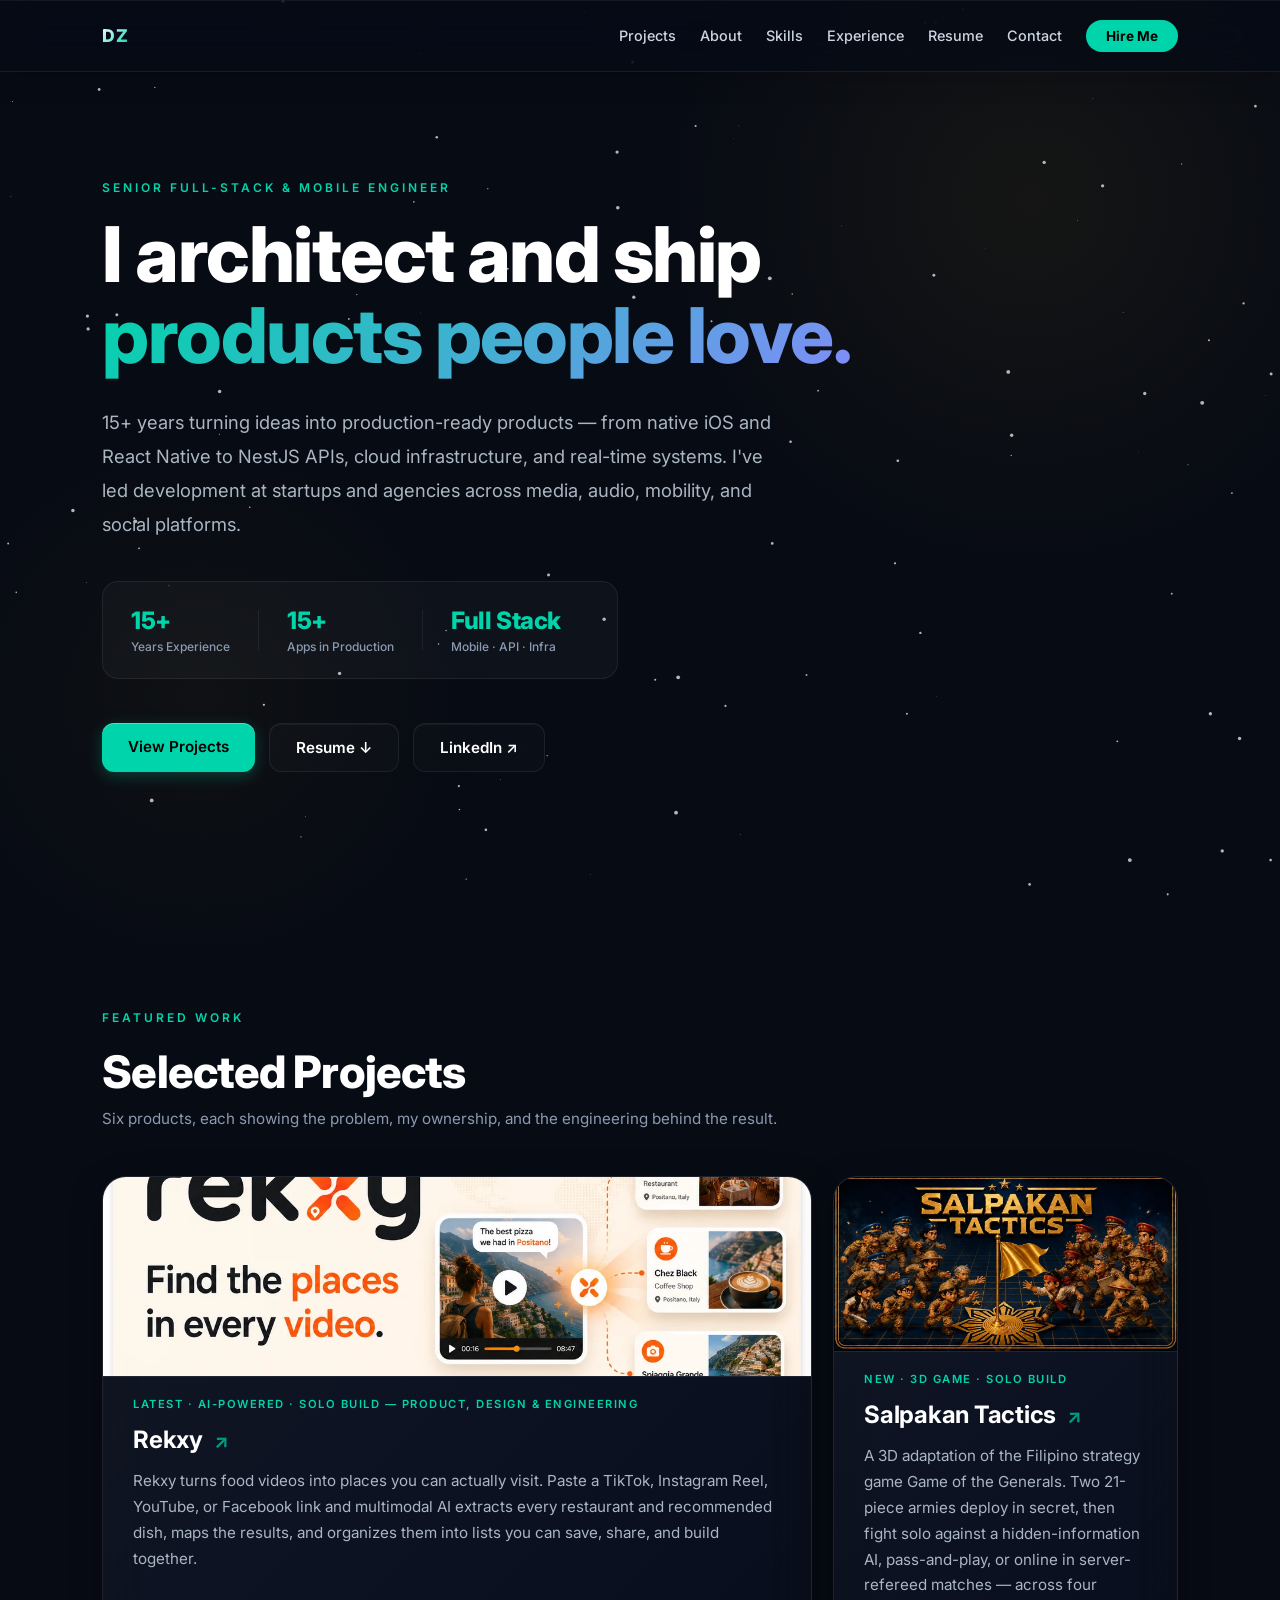
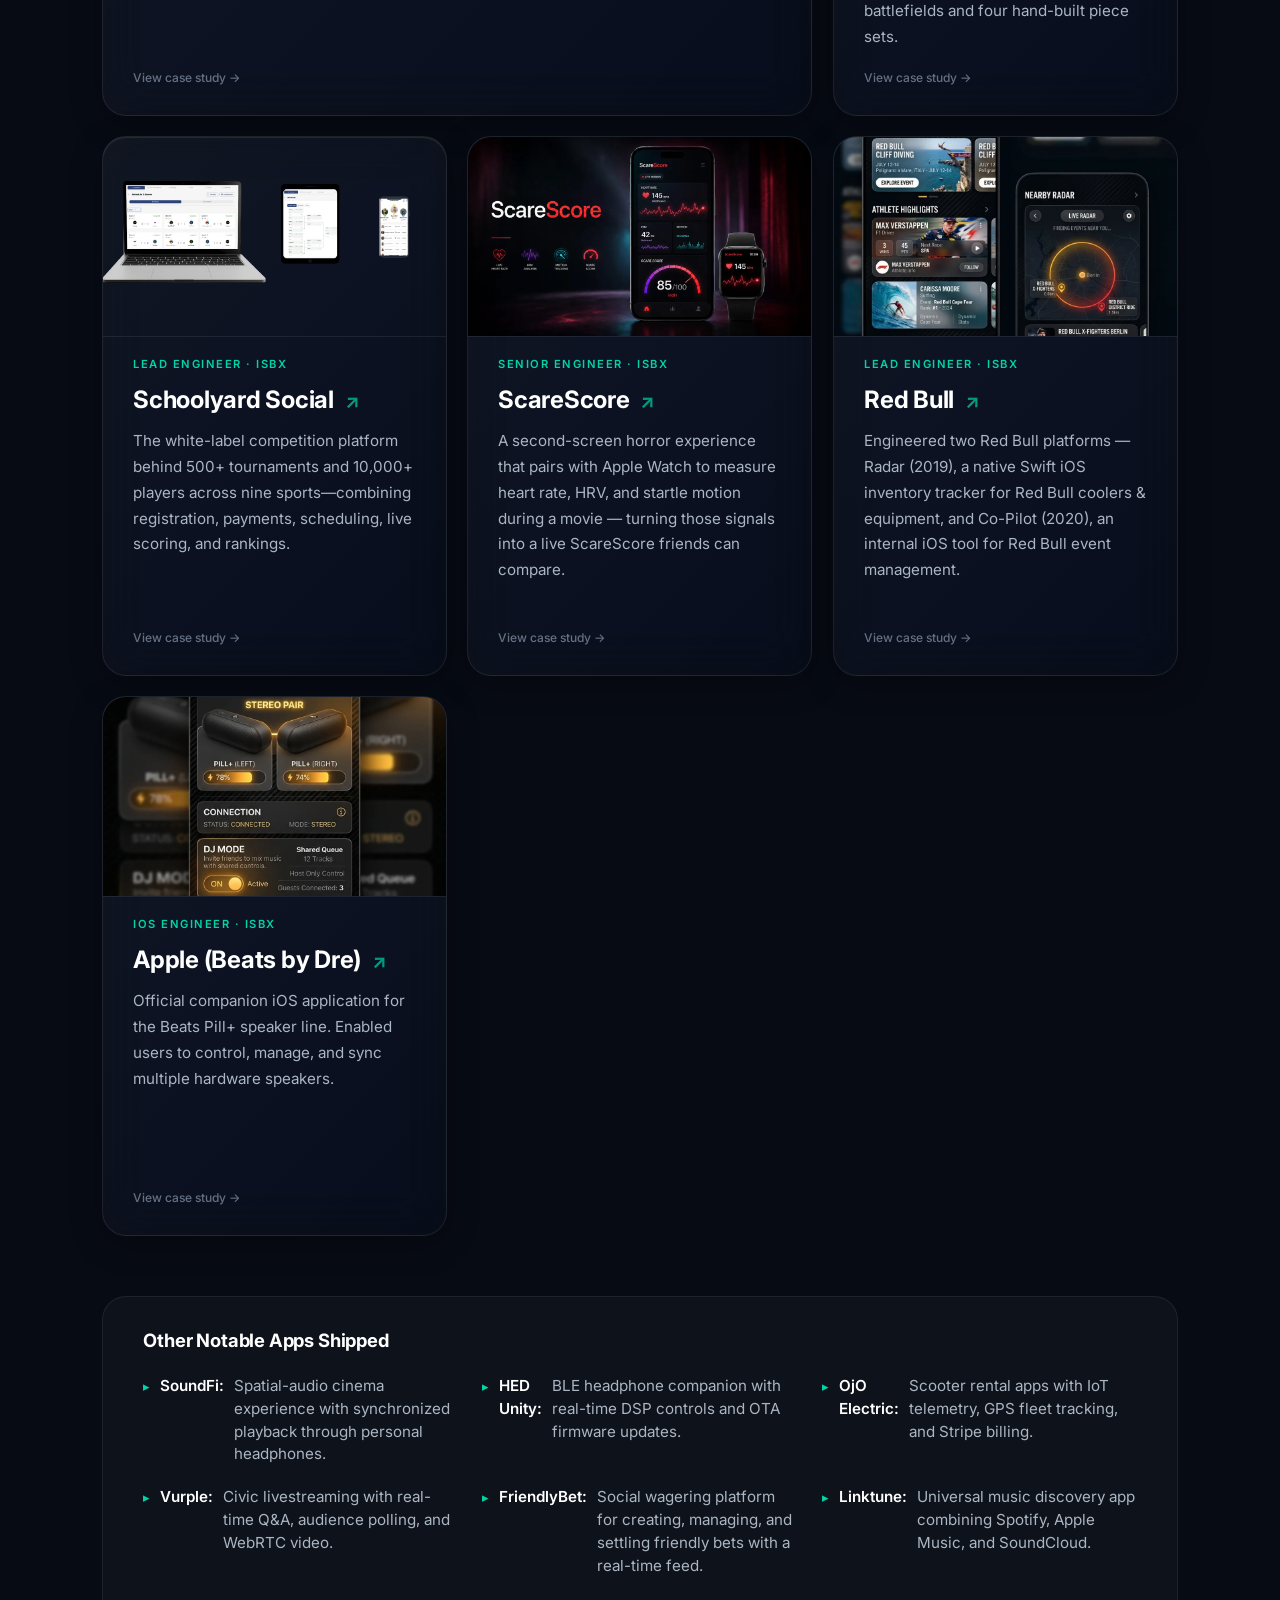
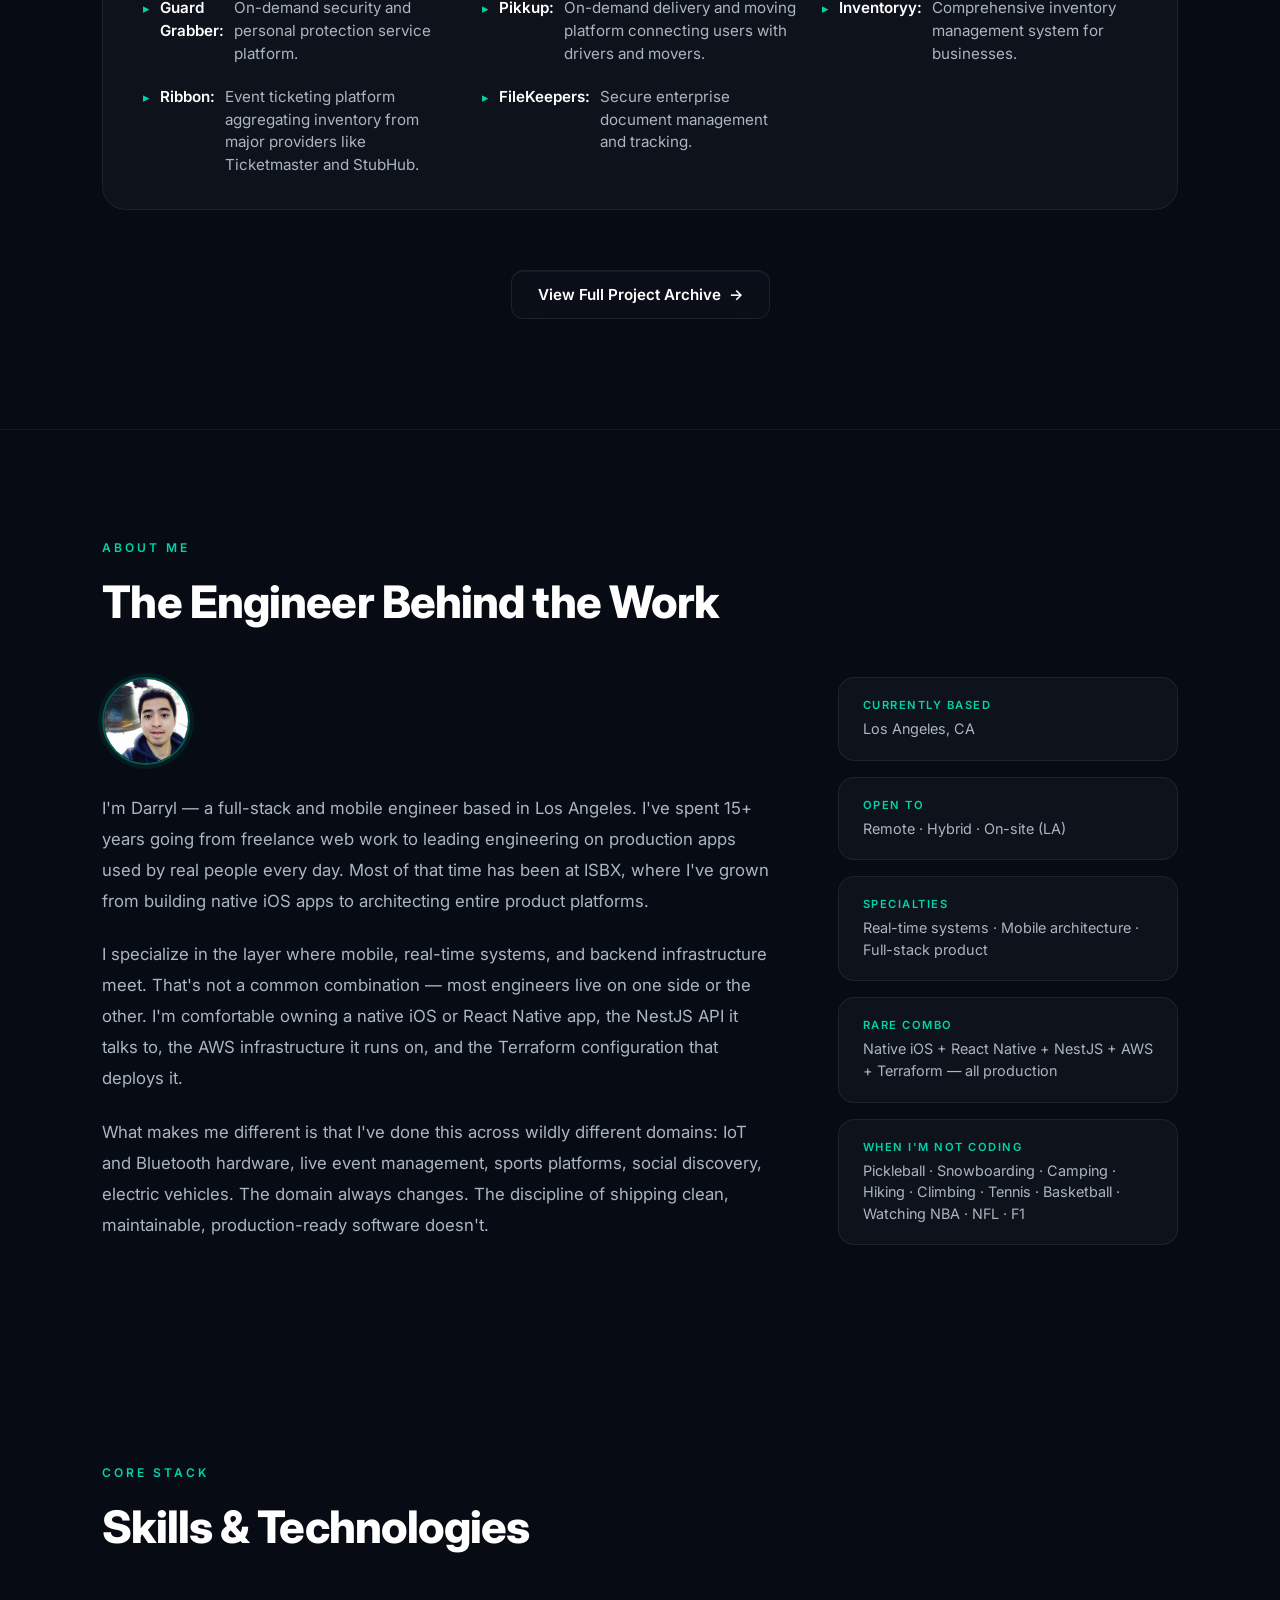
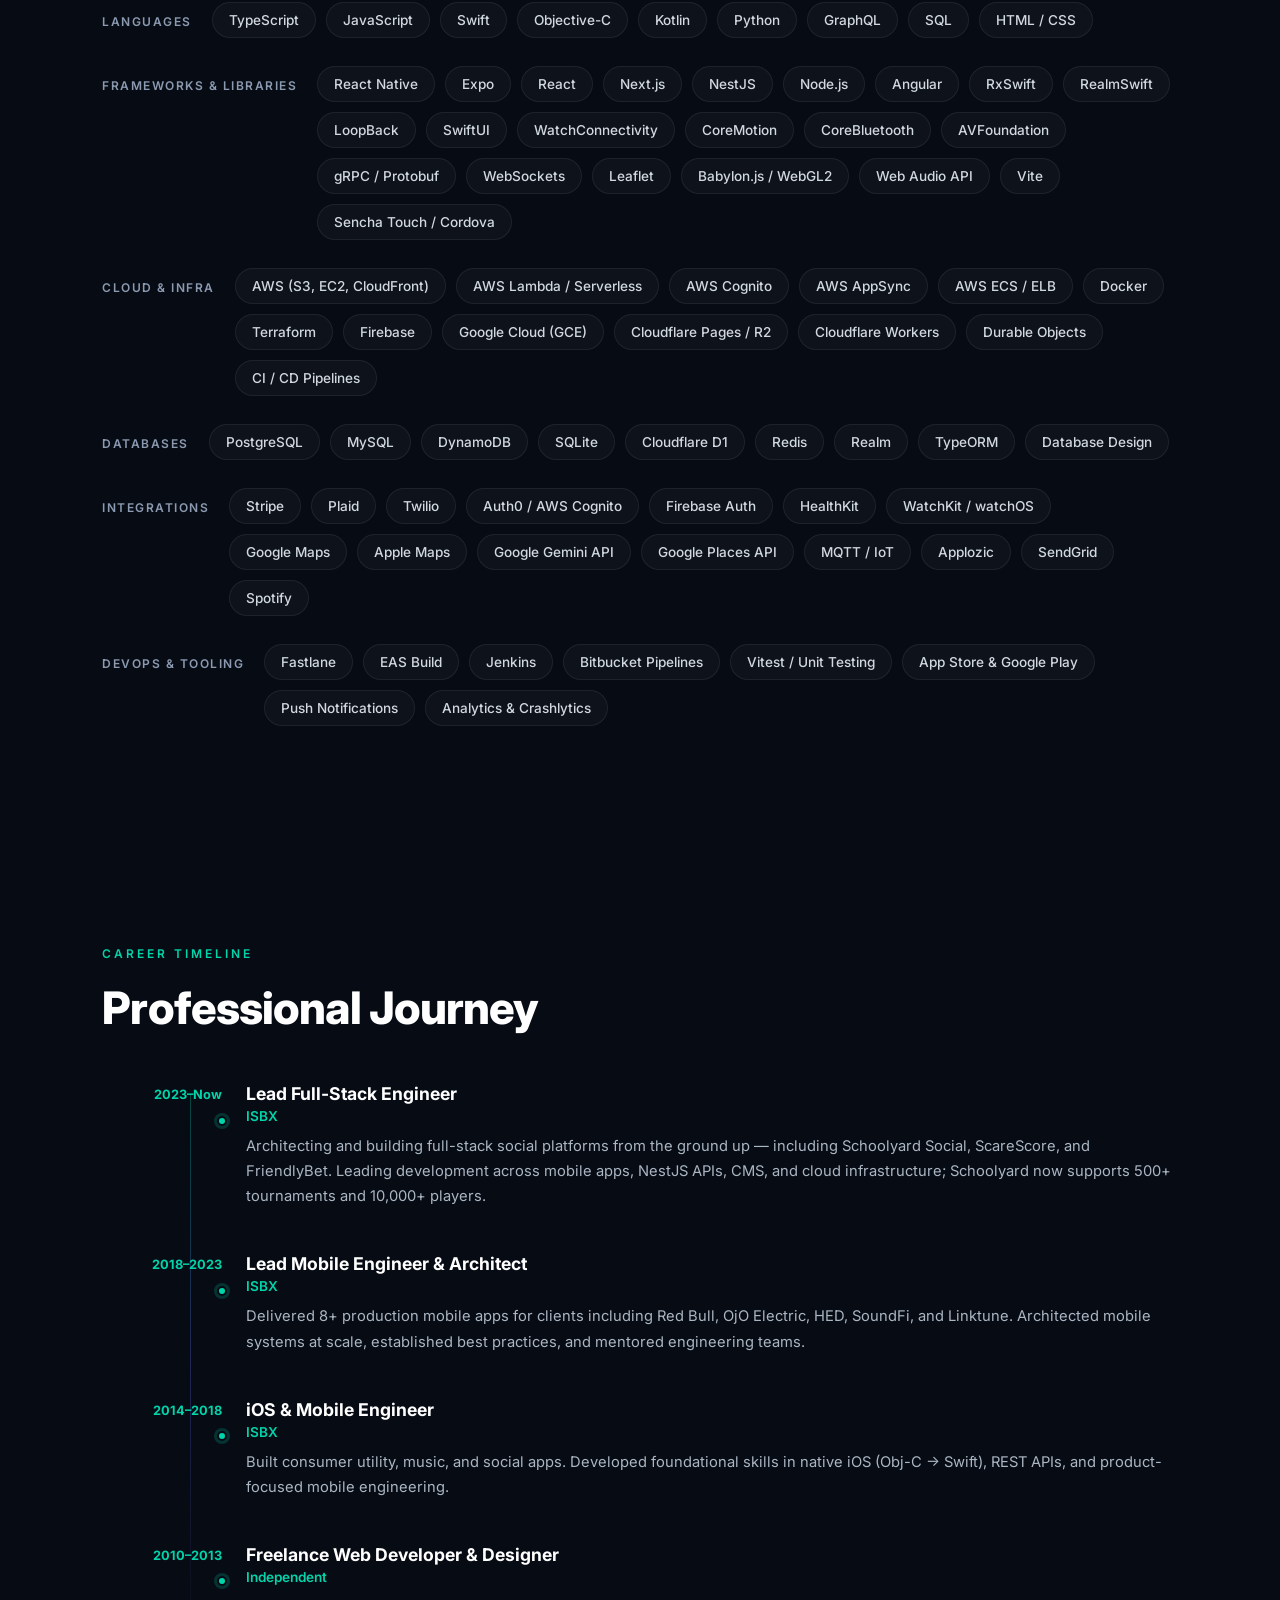
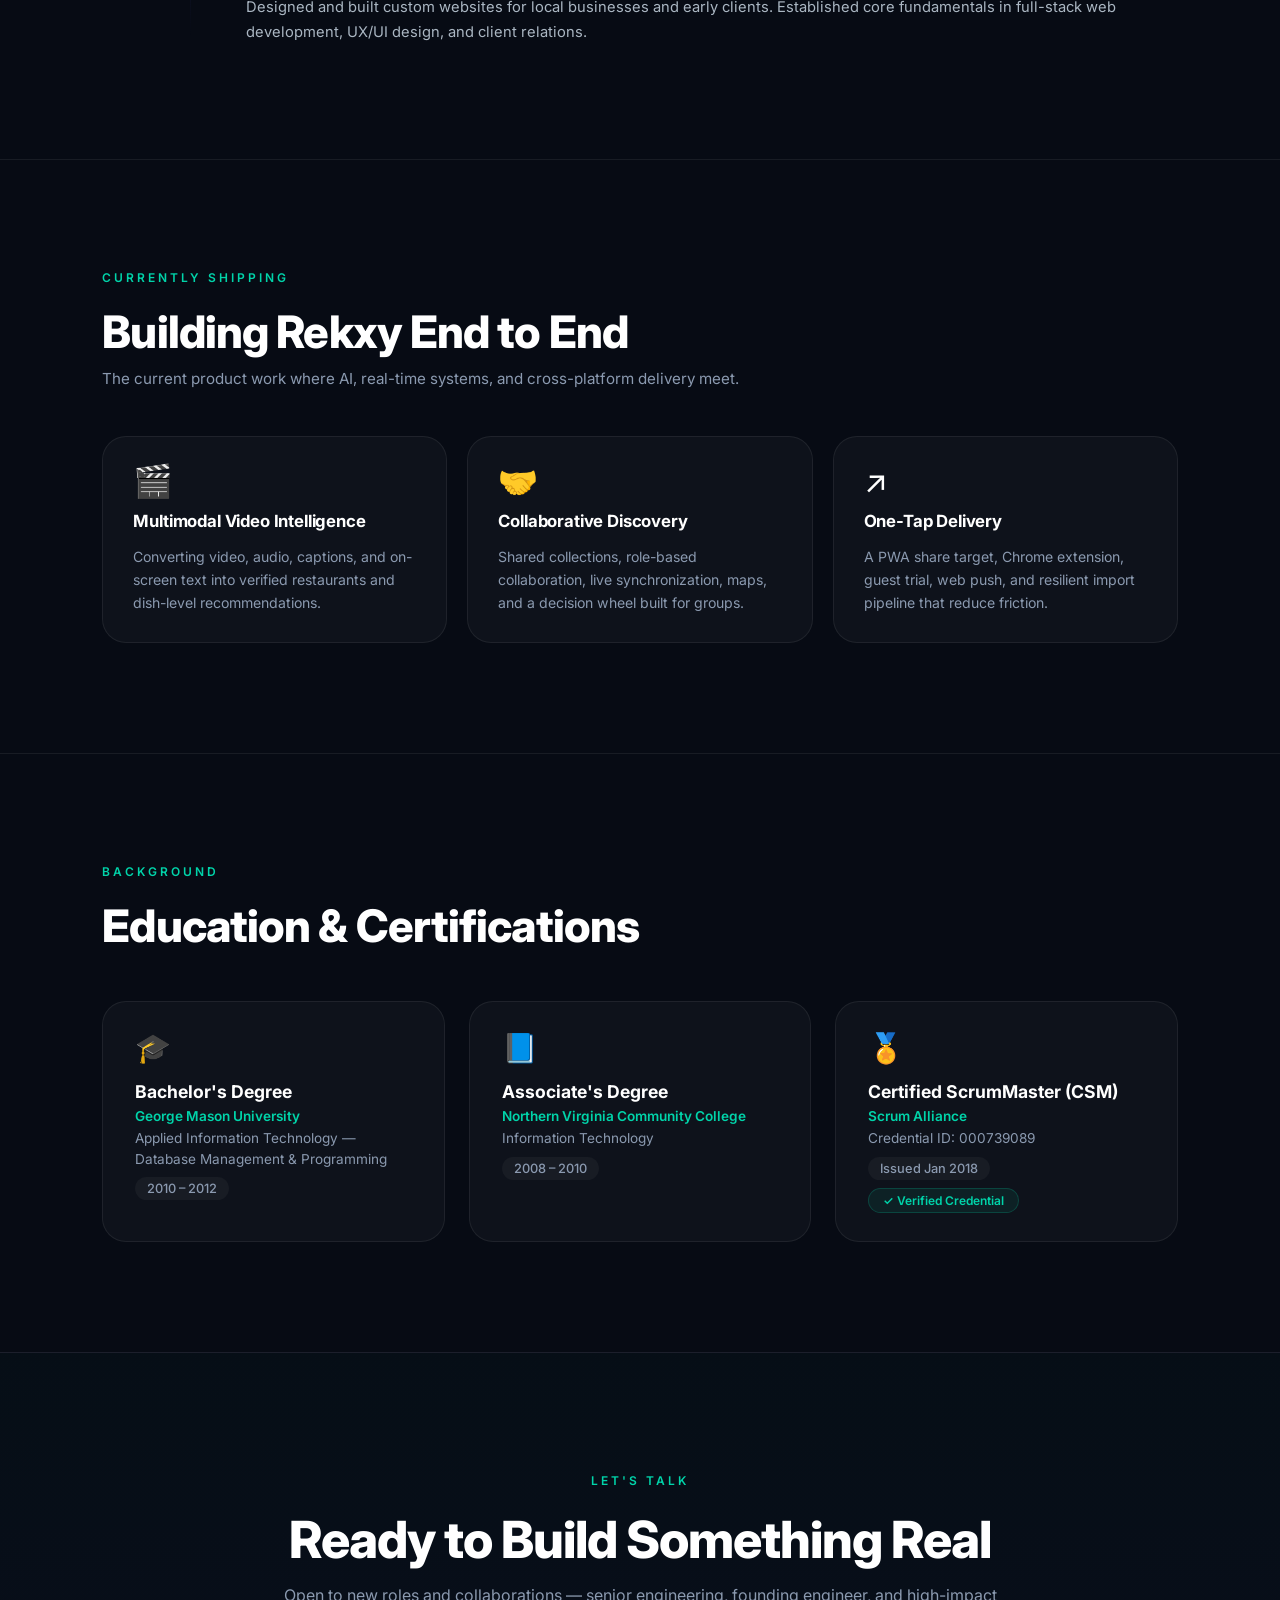
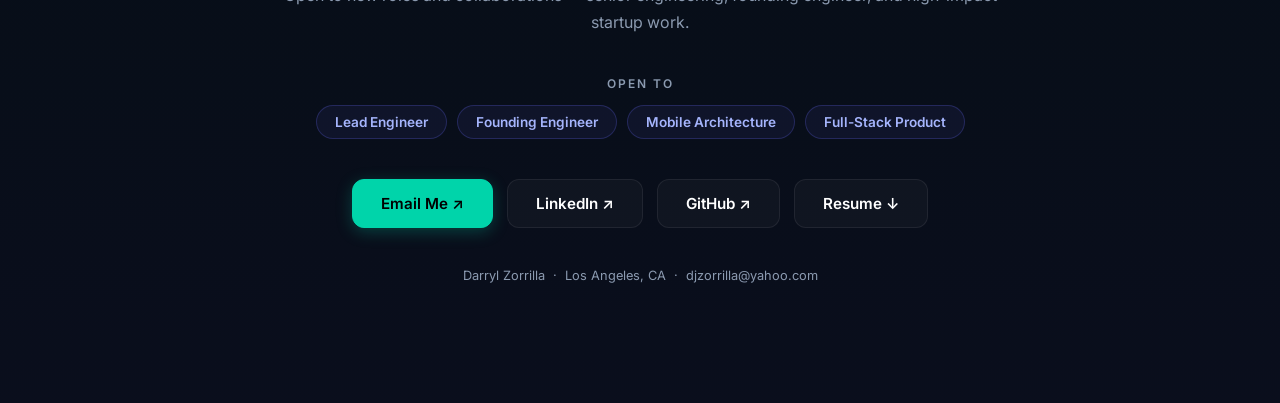
<file: index.html>
<!DOCTYPE html>
<html lang="en">

<head>
    <meta charset="UTF-8">
    <meta name="viewport" content="width=device-width, initial-scale=1.0">
    <meta name="description"
        content="Darryl Zorrilla is a senior full-stack and mobile engineer with 15+ years shipping production products across native iOS, React Native, real-time APIs, AI, and cloud infrastructure.">
    <meta name="keywords"
        content="Senior Software Engineer, Full-Stack Engineer, Mobile Engineer, iOS, React Native, NestJS, TypeScript, AWS, Portfolio">
    <meta name="theme-color" content="#070b14">
    <meta name="robots" content="index, follow">
    <meta property="og:type" content="profile">
    <meta property="og:title" content="Darryl Zorrilla — Senior Full-Stack &amp; Mobile Engineer">
    <meta property="og:description" content="15+ years shipping mobile, API, cloud, AI, and real-time products from concept to production.">
    <meta property="og:image" content="images/og-cover.jpg">
    <meta property="og:image:width" content="1200">
    <meta property="og:image:height" content="630">
    <meta property="og:image:alt" content="Darryl Zorrilla — Senior Full-Stack and Mobile Engineer">
    <meta property="profile:first_name" content="Darryl">
    <meta property="profile:last_name" content="Zorrilla">
    <meta name="twitter:card" content="summary_large_image">
    <meta name="twitter:title" content="Darryl Zorrilla — Senior Full-Stack &amp; Mobile Engineer">
    <meta name="twitter:description" content="Mobile · API · Cloud · AI · Real-Time">
    <meta name="twitter:image" content="images/og-cover.jpg">
    <title>Darryl Zorrilla — Senior Full-Stack &amp; Mobile Engineer</title>
    <link rel="icon" href="favicon.svg" type="image/svg+xml">
    <link rel="stylesheet" href="styles.css">
    <link rel="preconnect" href="https://fonts.googleapis.com">
    <link rel="preconnect" href="https://fonts.gstatic.com" crossorigin>
    <link href="https://fonts.googleapis.com/css2?family=Inter:wght@300;400;500;600;700;800&amp;display=swap"
        rel="stylesheet">
    <script type="application/ld+json">
        {
            "@context": "https://schema.org",
            "@type": "Person",
            "name": "Darryl Zorrilla",
            "jobTitle": "Senior Full-Stack & Mobile Engineer",
            "email": "mailto:djzorrilla@yahoo.com",
            "address": {
                "@type": "PostalAddress",
                "addressLocality": "Los Angeles",
                "addressRegion": "CA",
                "addressCountry": "US"
            },
            "sameAs": [
                "https://www.linkedin.com/in/djzorrilla",
                "https://github.com/djzorrilla"
            ],
            "knowsAbout": [
                "TypeScript",
                "React Native",
                "iOS",
                "NestJS",
                "Real-time systems",
                "Cloud infrastructure"
            ]
        }
    </script>
</head>

<body>
    <a class="skip-link" href="#projects">Skip to featured work</a>
    <canvas id="bg" aria-hidden="true"></canvas>
    <div class="background-glow" aria-hidden="true"></div>
    <div class="background-glow-2" aria-hidden="true"></div>
    <div class="cursor-glow" id="cursor-glow" aria-hidden="true"></div>

    <!-- ─── NAV ─────────────────────────────────────────── -->
    <header class="hero">
        <nav>
            <a class="logo" href="#top" aria-label="Darryl Zorrilla — home">DZ</a>

            <div class="nav-links" id="nav-links">
                <a href="#projects">Projects</a>
                <a href="#about">About</a>
                <a href="#skills">Skills</a>
                <a href="#experience">Experience</a>
                <a href="Darryl%20Zorrilla%20Resume.pdf" target="_blank" rel="noopener noreferrer">Resume</a>
                <a href="#contact">Contact</a>
                <a href="mailto:djzorrilla@yahoo.com" class="nav-cta" id="nav-cta-btn">Hire Me</a>
            </div>

            <button class="hamburger" id="hamburger" aria-label="Toggle navigation" aria-expanded="false">
                <span></span>
                <span></span>
                <span></span>
            </button>
        </nav>

        <!-- ─── HERO ──────────────────────────────────────── -->
        <div class="hero-content" id="top">
            <p class="eyebrow">SENIOR FULL-STACK &amp; MOBILE ENGINEER</p>

            <h1>
                I architect and ship<br>
                <span class="gradient-text">products people love.</span>
            </h1>

            <p class="hero-description">
                15+ years turning ideas into production-ready products — from native iOS and React Native to
                NestJS APIs,
                cloud infrastructure, and real-time systems. I've led development at startups and agencies
                across media, audio, mobility, and social platforms.
            </p>

            <div class="hero-stats">
                <div class="stat">
                    <span class="stat-number">15+</span>
                    <span class="stat-label">Years Experience</span>
                </div>
                <div class="stat-divider"></div>
                <div class="stat">
                    <span class="stat-number">15+</span>
                    <span class="stat-label">Apps in Production</span>
                </div>
                <div class="stat-divider"></div>
                <div class="stat">
                    <span class="stat-number">Full Stack</span>
                    <span class="stat-label">Mobile · API · Infra</span>
                </div>
            </div>

            <div class="hero-buttons">
                <a class="primary-btn" href="#projects" id="view-projects-btn">View Projects</a>
                <a class="secondary-btn" href="Darryl%20Zorrilla%20Resume.pdf" target="_blank" rel="noopener noreferrer"
                    id="hero-resume-btn">Resume ↓</a>
                <a class="secondary-btn" href="https://www.linkedin.com/in/djzorrilla" target="_blank"
                    rel="noopener noreferrer" id="linkedin-btn">LinkedIn ↗</a>
            </div>
        </div>
    </header>

    <main class="site-main">

    <!-- ─── PROJECTS ─────────────────────────────────────── -->
    <section class="projects-section" id="projects">
        <div class="section-header reveal">
            <p class="section-label">FEATURED WORK</p>
            <h2>Selected Projects</h2>
            <p class="section-subtitle">Six products, each showing the problem, my ownership, and the engineering behind the result.</p>
        </div>

        <div class="project-grid reveal-group">

            <!-- Rekxy -->
            <div class="flip-card featured reveal" id="card-rekxy">
                <div class="flip-card-inner">
                    <div class="flip-card-front">
                        <div class="card-image">
                            <img src="images/rekxy.webp" alt="Rekxy app preview" width="1200" height="630" loading="lazy">
                        </div>
                        <div class="card-tag">Latest · AI-Powered · Solo Build — Product, Design &amp; Engineering</div>
                        <h3><a href="https://rekxy.pages.dev" target="_blank" rel="noopener noreferrer">Rekxy
                                <span class="link-icon">↗</span></a></h3>
                        <p>
                            Rekxy turns food videos into places you can actually visit. Paste a TikTok, Instagram Reel,
                            YouTube, or Facebook link and multimodal AI extracts every restaurant and recommended dish,
                            maps the results, and organizes them into lists you can save, share, and build together.
                        </p>
                        <button class="flip-hint flip-control" type="button">View case study →</button>
                    </div>
                    <div class="flip-card-back">
                        <div class="card-back-header">
                            <div class="card-back-title">Case Study</div>
                            <button class="flip-control flip-back" type="button">← Overview</button>
                        </div>
                        <ul class="contributions">
                            <li><strong>Problem:</strong> Food videos inspire visits, but their places and dishes are hard to capture.</li>
                            <li><strong>Ownership:</strong> Solo product, UX, web, extension, API, AI pipeline &amp; infrastructure.</li>
                            <li><strong>Technical edge:</strong> Gemini + yt-dlp resolves video mentions into verified Google Places.</li>
                            <li><strong>Result:</strong> One-tap imports become mapped, collaborative collections with live progress.</li>
                        </ul>
                        <div class="tech-tags">
                            <span>Google Gemini</span><span>React</span><span>TypeScript</span><span>NestJS</span>
                            <span>SQLite</span><span>Socket.IO</span><span>Chrome MV3</span>
                            <span>Firebase</span><span>Cloudflare</span>
                        </div>
                    </div>
                </div>
            </div>

            <!-- Salpakan Tactics -->
            <div class="flip-card reveal" id="card-salpakan">
                <div class="flip-card-inner">
                    <div class="flip-card-front">
                        <div class="card-image">
                            <img src="images/salpakan.webp" alt="Salpakan Tactics key art — two armies of painted figures facing off across the flag" width="1200" height="630" loading="lazy">
                        </div>
                        <div class="card-tag">New · 3D Game · Solo Build</div>
                        <h3><a href="https://salpakan-tactics.pages.dev" target="_blank" rel="noopener noreferrer">Salpakan Tactics
                                <span class="link-icon">↗</span></a></h3>
                        <p>
                            A 3D adaptation of the Filipino strategy game Game of the Generals. Two 21-piece armies
                            deploy in secret, then fight solo against a hidden-information AI, pass-and-play, or online
                            in server-refereed matches — across four battlefields and four hand-built piece sets.
                        </p>
                        <button class="flip-hint flip-control" type="button">View case study →</button>
                    </div>
                    <div class="flip-card-back">
                        <div class="card-back-header">
                            <div class="card-back-title">Case Study</div>
                            <button class="flip-control flip-back" type="button">← Overview</button>
                        </div>
                        <ul class="contributions">
                            <li><strong>Problem:</strong> Hidden-information games break the moment the client can see both armies.</li>
                            <li><strong>Ownership:</strong> Solo game design, 3D rendering, rules engine, edge API, PWA &amp; deployment.</li>
                            <li><strong>Technical edge:</strong> One pure rules engine runs in the browser and inside an authoritative Durable Object.</li>
                            <li><strong>Result:</strong> Redacted-board online matches with lobbies, chat, reconnect, moderation &amp; push.</li>
                        </ul>
                        <div class="tech-tags">
                            <span>TypeScript</span><span>Babylon.js</span><span>WebGL2</span>
                            <span>Cloudflare Workers</span><span>Durable Objects</span><span>D1</span>
                            <span>WebSockets</span><span>Firebase Auth</span><span>Web Push</span><span>PWA</span>
                        </div>
                    </div>
                </div>
            </div>

            <!-- Schoolyard -->
            <div class="flip-card reveal" id="card-schoolyard">
                <div class="flip-card-inner">
                    <div class="flip-card-front">
                        <div class="card-image">
                            <img src="images/schoolyard-2026.webp" alt="Schoolyard Social platform across laptop, tablet, and phone" width="1200" height="675" loading="lazy">
                        </div>
                        <div class="card-tag">Lead Engineer · ISBX</div>
                        <h3><a href="https://schoolyard-social.com" target="_blank"
                                rel="noopener noreferrer">Schoolyard
                                Social <span class="link-icon">↗</span></a></h3>
                        <p>
                            The white-label competition platform behind 500+ tournaments and 10,000+ players across
                            nine sports—combining registration, payments, scheduling, live scoring, and rankings.
                        </p>
                        <button class="flip-hint flip-control" type="button">View case study →</button>
                    </div>
                    <div class="flip-card-back">
                        <div class="card-back-header">
                            <div class="card-back-title">Case Study</div>
                            <button class="flip-control flip-back" type="button">← Overview</button>
                        </div>
                        <ul class="contributions">
                            <li><strong>Problem:</strong> Clubs were coordinating competitive play through spreadsheets and group chats.</li>
                            <li><strong>Ownership:</strong> Led architecture across React Native, API, CMS &amp; infrastructure.</li>
                            <li><strong>Technical edge:</strong> Built tournament, round-robin, scheduling &amp; WebSocket scoring engines.</li>
                            <li><strong>Result:</strong> 500+ tournaments, 10,000+ players and nine supported sports.</li>
                        </ul>
                        <div class="tech-tags">
                            <span>React Native</span><span>Expo</span><span>NestJS</span><span>TypeScript</span>
                            <span>PostgreSQL</span><span>Redis</span><span>WebSockets</span>
                            <span>Stripe</span><span>AWS</span><span>Terraform</span>
                        </div>
                    </div>
                </div>
            </div>

            <!-- ScareScore -->
            <div class="flip-card reveal" id="card-scarescore">
                <div class="flip-card-inner">
                    <div class="flip-card-front">
                        <div class="card-image">
                            <img src="images/scarescore.webp" alt="ScareScore mobile and watch biometrics app preview" width="1200" height="675" loading="lazy">
                        </div>
                        <div class="card-tag">Senior Engineer · ISBX</div>
                        <h3><a href="https://www.isbx.com" target="_blank" rel="noopener noreferrer">ScareScore <span
                                    class="link-icon">↗</span></a></h3>
                        <p>
                            A second-screen horror experience that pairs with Apple Watch to measure heart rate, HRV,
                            and startle motion during a movie — turning those signals into a live ScareScore friends can
                            compare.
                        </p>
                        <button class="flip-hint flip-control" type="button">View case study →</button>
                    </div>
                    <div class="flip-card-back">
                        <div class="card-back-header">
                            <div class="card-back-title">Case Study</div>
                            <button class="flip-control flip-back" type="button">← Overview</button>
                        </div>
                        <ul class="contributions">
                            <li><strong>Problem:</strong> Movie ratings describe opinions, not a viewer's physical fear response.</li>
                            <li><strong>Ownership:</strong> Mobile architecture, watchOS companion, native bridge, API &amp; cloud delivery.</li>
                            <li><strong>Technical edge:</strong> Streams HealthKit HR/HRV and CoreMotion through a custom Expo module.</li>
                            <li><strong>Result:</strong> A synchronized multi-signal ScareScore friends can compare after a movie.</li>
                        </ul>
                        <div class="tech-tags">
                            <span>React Native</span><span>Expo</span><span>watchOS</span><span>SwiftUI</span>
                            <span>WatchConnectivity</span><span>CoreMotion</span><span>NestJS</span>
                            <span>TypeScript</span><span>HealthKit</span><span>AWS</span><span>Terraform</span>
                        </div>
                    </div>
                </div>
            </div>

            <!-- Red Bull Radar & Co-Pilot -->
            <div class="flip-card reveal" id="card-redbull">
                <div class="flip-card-inner">
                    <div class="flip-card-front">
                        <div class="card-image">
                            <img src="images/redbull.webp" alt="Red Bull app preview" width="1024" height="1024" loading="lazy">
                        </div>
                        <div class="card-tag">Lead Engineer · ISBX</div>
                        <h3><a href="https://www.isbx.com/work/red-bull" target="_blank" rel="noopener noreferrer">Red
                                Bull
                                <span class="link-icon">↗</span></a></h3>
                        <p>
                            Engineered two Red Bull platforms — Radar (2019), a native Swift iOS inventory tracker for
                            Red Bull coolers &amp; equipment, and Co-Pilot (2020), an internal iOS tool for Red Bull
                            event management.
                        </p>
                        <button class="flip-hint flip-control" type="button">View case study →</button>
                    </div>
                    <div class="flip-card-back">
                        <div class="card-back-header">
                            <div class="card-back-title">Case Study</div>
                            <button class="flip-control flip-back" type="button">← Overview</button>
                        </div>
                        <ul class="contributions">
                            <li><strong>Problem:</strong> Field teams needed reliable equipment tracking and event operations on the move.</li>
                            <li><strong>Ownership:</strong> Led native iOS architecture across the Radar and Co-Pilot platforms.</li>
                            <li><strong>Technical edge:</strong> Offline-first Realm/RxSwift workflows with location, AppSync &amp; Cognito.</li>
                            <li><strong>Result:</strong> Two production field platforms with push, chat, analytics &amp; CI/CD.</li>
                        </ul>
                        <div class="tech-tags">
                            <span>Swift</span><span>RxSwift</span><span>RealmSwift</span>
                            <span>AWS Cognito</span><span>GraphQL</span><span>Firebase</span>
                            <span>Sencha Touch</span><span>Cordova</span><span>Node.js</span>
                        </div>
                    </div>
                </div>
            </div>

            <!-- Apple Beats -->
            <div class="flip-card reveal" id="card-beats">
                <div class="flip-card-inner">
                    <div class="flip-card-front">
                        <div class="card-image">
                            <img src="images/beats.webp" alt="Apple Beats app preview" width="1024" height="1024" loading="lazy">
                        </div>
                        <div class="card-tag">iOS Engineer · ISBX</div>
                        <h3><a href="https://www.isbx.com/work/apple-beats" target="_blank"
                                rel="noopener noreferrer">Apple (Beats
                                by Dre) <span class="link-icon">↗</span></a></h3>
                        <p>
                            Official companion iOS application for the Beats Pill+ speaker line. Enabled users to
                            control,
                            manage, and sync multiple hardware speakers.
                        </p>
                        <button class="flip-hint flip-control" type="button">View case study →</button>
                    </div>
                    <div class="flip-card-back">
                        <div class="card-back-header">
                            <div class="card-back-title">Case Study</div>
                            <button class="flip-control flip-back" type="button">← Overview</button>
                        </div>
                        <ul class="contributions">
                            <li><strong>Problem:</strong> Pill+ owners needed simple control over multi-speaker hardware modes.</li>
                            <li><strong>Ownership:</strong> Built the official native iOS companion experience at ISBX.</li>
                            <li><strong>Technical edge:</strong> CoreBluetooth discovery, pairing, state and battery synchronization.</li>
                            <li><strong>Result:</strong> Shipped DJ and Stereo multi-speaker modes for production Apple hardware.</li>
                        </ul>
                        <div class="tech-tags">
                            <span>Objective-C</span><span>Swift</span><span>CoreBluetooth</span>
                            <span>UIKit</span><span>Hardware Integration</span>
                        </div>
                    </div>
                </div>
            </div>

        </div>

        <div class="notable-work reveal">
            <h3>Other Notable Apps Shipped</h3>
            <ul class="notable-list">
                <li><strong>SoundFi:</strong> Spatial-audio cinema experience with synchronized playback through personal headphones.</li>
                <li><strong>HED Unity:</strong> BLE headphone companion with real-time DSP controls and OTA firmware updates.</li>
                <li><strong>OjO Electric:</strong> Scooter rental apps with IoT telemetry, GPS fleet tracking, and Stripe billing.</li>
                <li><strong>Vurple:</strong> Civic livestreaming with real-time Q&amp;A, audience polling, and WebRTC video.</li>
                <li><strong>FriendlyBet:</strong> Social wagering platform for creating, managing, and settling friendly
                    bets
                    with a real-time feed.</li>
                <li><strong>Linktune:</strong> Universal music discovery app combining Spotify, Apple Music, and
                    SoundCloud.
                </li>
                <li><strong>Guard Grabber:</strong> On-demand security and personal protection service platform.</li>
                <li><strong>Pikkup:</strong> On-demand delivery and moving platform connecting users with drivers and
                    movers.
                </li>
                <li><strong>Inventoryy:</strong> Comprehensive inventory management system for businesses.</li>
                <li><strong>Ribbon:</strong> Event ticketing platform aggregating inventory from major providers like
                    Ticketmaster and StubHub.</li>
                <li><strong>FileKeepers:</strong> Secure enterprise document management and tracking.</li>
            </ul>
        </div>

        <div class="archive-link-wrapper reveal">
            <a href="archive.html" class="archive-link" id="view-archive-btn">
                View Full Project Archive
                <span class="archive-arrow">→</span>
            </a>
        </div>
    </section>


    <!-- ─── ABOUT ────────────────────────────────────────── -->
    <section class="about-section" id="about">
        <div class="section-header reveal">
            <p class="section-label">ABOUT ME</p>
            <h2>The Engineer Behind the Work</h2>
        </div>

        <div class="about-grid">
            <div class="about-text reveal">
                <div class="about-avatar">
                    <img src="images/djzorrilla.webp" alt="Darryl Zorrilla" width="400" height="400" loading="lazy">
                </div>
                <p>
                    I'm Darryl — a full-stack and mobile engineer based in Los Angeles.
                    I've spent 15+ years going from freelance web work to leading engineering on production apps
                    used by real people every day. Most of that time has been at ISBX, where I've grown from
                    building native iOS apps to architecting entire product platforms.
                </p>
                <p>
                    I specialize in the layer where mobile, real-time systems, and backend infrastructure meet.
                    That's not a common combination — most engineers live on one side or the other. I'm comfortable
                    owning a native iOS or React Native app, the NestJS API it talks to, the AWS infrastructure it runs
                    on, and the Terraform configuration that deploys it.
                </p>
                <p>
                    What makes me different is that I've done this across wildly different domains: IoT and Bluetooth
                    hardware, live event management, sports platforms, social discovery, electric
                    vehicles. The domain always changes. The discipline of shipping clean, maintainable,
                    production-ready software doesn't.
                </p>
            </div>

            <div class="about-sidebar reveal reveal--slide-right">
                <div class="about-card">
                    <span class="about-card-label">Currently Based</span>
                    <span class="about-card-value">Los Angeles, CA</span>
                </div>
                <div class="about-card">
                    <span class="about-card-label">Open To</span>
                    <span class="about-card-value">Remote · Hybrid · On-site (LA)</span>
                </div>
                <div class="about-card">
                    <span class="about-card-label">Specialties</span>
                    <span class="about-card-value">Real-time systems · Mobile architecture · Full-stack product</span>
                </div>
                <div class="about-card">
                    <span class="about-card-label">Rare Combo</span>
                    <span class="about-card-value">Native iOS + React Native + NestJS + AWS + Terraform — all
                        production</span>
                </div>
                <div class="about-card">
                    <span class="about-card-label">When I'm Not Coding</span>
                    <span class="about-card-value">Pickleball · Snowboarding · Camping · Hiking · Climbing · Tennis ·
                        Basketball ·
                        Watching NBA · NFL · F1</span>
                </div>
            </div>
        </div>
    </section>

    <!-- ─── SKILLS ───────────────────────────────────────── -->
    <section class="skills-section" id="skills">
        <div class="section-header reveal">
            <p class="section-label">CORE STACK</p>
            <h2>Skills &amp; Technologies</h2>
        </div>

        <div class="skills-categories reveal-group">
            <div class="skill-group reveal">
                <p class="skill-group-label">Languages</p>
                <div class="skills-grid">
                    <span>TypeScript</span>
                    <span>JavaScript</span>
                    <span>Swift</span>
                    <span>Objective-C</span>
                    <span>Kotlin</span>
                    <span>Python</span>
                    <span>GraphQL</span>
                    <span>SQL</span>
                    <span>HTML / CSS</span>
                </div>
            </div>
            <div class="skill-group reveal">
                <p class="skill-group-label">Frameworks &amp; Libraries</p>
                <div class="skills-grid">
                    <span>React Native</span>
                    <span>Expo</span>
                    <span>React</span>
                    <span>Next.js</span>
                    <span>NestJS</span>
                    <span>Node.js</span>
                    <span>Angular</span>
                    <span>RxSwift</span>
                    <span>RealmSwift</span>
                    <span>LoopBack</span>
                    <span>SwiftUI</span>
                    <span>WatchConnectivity</span>
                    <span>CoreMotion</span>
                    <span>CoreBluetooth</span>
                    <span>AVFoundation</span>
                    <span>gRPC / Protobuf</span>
                    <span>WebSockets</span>
                    <span>Leaflet</span>
                    <span>Babylon.js / WebGL2</span>
                    <span>Web Audio API</span>
                    <span>Vite</span>
                    <span>Sencha Touch / Cordova</span>
                </div>
            </div>
            <div class="skill-group reveal">
                <p class="skill-group-label">Cloud &amp; Infra</p>
                <div class="skills-grid">
                    <span>AWS (S3, EC2, CloudFront)</span>
                    <span>AWS Lambda / Serverless</span>
                    <span>AWS Cognito</span>
                    <span>AWS AppSync</span>
                    <span>AWS ECS / ELB</span>
                    <span>Docker</span>
                    <span>Terraform</span>
                    <span>Firebase</span>
                    <span>Google Cloud (GCE)</span>
                    <span>Cloudflare Pages / R2</span>
                    <span>Cloudflare Workers</span>
                    <span>Durable Objects</span>
                    <span>CI / CD Pipelines</span>
                </div>
            </div>
            <div class="skill-group reveal">
                <p class="skill-group-label">Databases</p>
                <div class="skills-grid">
                    <span>PostgreSQL</span>
                    <span>MySQL</span>
                    <span>DynamoDB</span>
                    <span>SQLite</span>
                    <span>Cloudflare D1</span>
                    <span>Redis</span>
                    <span>Realm</span>
                    <span>TypeORM</span>
                    <span>Database Design</span>
                </div>
            </div>
            <div class="skill-group reveal">
                <p class="skill-group-label">Integrations</p>
                <div class="skills-grid">
                    <span>Stripe</span>
                    <span>Plaid</span>
                    <span>Twilio</span>
                    <span>Auth0 / AWS Cognito</span>
                    <span>Firebase Auth</span>
                    <span>HealthKit</span>
                    <span>WatchKit / watchOS</span>
                    <span>Google Maps</span>
                    <span>Apple Maps</span>
                    <span>Google Gemini API</span>
                    <span>Google Places API</span>
                    <span>MQTT / IoT</span>
                    <span>Applozic</span>
                    <span>SendGrid</span>
                    <span>Spotify</span>
                </div>
            </div>
            <div class="skill-group reveal">
                <p class="skill-group-label">DevOps &amp; Tooling</p>
                <div class="skills-grid">
                    <span>Fastlane</span>
                    <span>EAS Build</span>
                    <span>Jenkins</span>
                    <span>Bitbucket Pipelines</span>
                    <span>Vitest / Unit Testing</span>
                    <span>App Store &amp; Google Play</span>
                    <span>Push Notifications</span>
                    <span>Analytics &amp; Crashlytics</span>
                </div>
            </div>
        </div>
    </section>

    <!-- ─── EXPERIENCE ────────────────────────────────────── -->
    <section class="timeline-section" id="experience">
        <div class="section-header reveal">
            <p class="section-label">CAREER TIMELINE</p>
            <h2>Professional Journey</h2>
        </div>

        <div class="timeline reveal-group">

            <div class="timeline-item reveal">
                <div class="timeline-left">
                    <span class="timeline-year">2023–Now</span>
                    <div class="timeline-dot"></div>
                </div>
                <div class="timeline-right">
                    <h4>Lead Full-Stack Engineer</h4>
                    <p class="timeline-company">ISBX</p>
                    <p>Architecting and building full-stack social platforms from the ground up — including Schoolyard
                        Social,
                        ScareScore, and FriendlyBet. Leading development across mobile apps, NestJS APIs, CMS, and cloud
                        infrastructure; Schoolyard now supports 500+ tournaments and 10,000+ players.</p>
                </div>
            </div>

            <div class="timeline-item reveal">
                <div class="timeline-left">
                    <span class="timeline-year">2018–2023</span>
                    <div class="timeline-dot"></div>
                </div>
                <div class="timeline-right">
                    <h4>Lead Mobile Engineer &amp; Architect</h4>
                    <p class="timeline-company">ISBX</p>
                    <p>Delivered 8+ production mobile apps for clients including Red Bull, OjO Electric, HED, SoundFi,
                        and
                        Linktune. Architected mobile systems at scale, established best practices, and mentored
                        engineering teams.
                    </p>
                </div>
            </div>

            <div class="timeline-item reveal">
                <div class="timeline-left">
                    <span class="timeline-year">2014–2018</span>
                    <div class="timeline-dot"></div>
                </div>
                <div class="timeline-right">
                    <h4>iOS &amp; Mobile Engineer</h4>
                    <p class="timeline-company">ISBX</p>
                    <p>Built consumer utility, music, and social apps. Developed foundational skills in native iOS
                        (Obj-C →
                        Swift), REST APIs, and product-focused mobile engineering.</p>
                </div>
            </div>

            <div class="timeline-item reveal">
                <div class="timeline-left">
                    <span class="timeline-year">2010–2013</span>
                    <div class="timeline-dot"></div>
                </div>
                <div class="timeline-right">
                    <h4>Freelance Web Developer &amp; Designer</h4>
                    <p class="timeline-company">Independent</p>
                    <p>Designed and built custom websites for local businesses and early clients. Established core
                        fundamentals in
                        full-stack web development, UX/UI design, and client relations.</p>
                </div>
            </div>

        </div>
    </section>

    <!-- ─── CURRENTLY SHIPPING ──────────────────────────── -->
    <section class="now-building-section" id="now-building">
        <div class="section-header reveal">
            <p class="section-label">CURRENTLY SHIPPING</p>
            <h2>Building Rekxy End to End</h2>
            <p class="section-subtitle">The current product work where AI, real-time systems, and cross-platform delivery meet.</p>
        </div>

        <div class="now-grid reveal-group">
            <div class="now-card reveal">
                <span class="now-emoji" aria-hidden="true">🎬</span>
                <h4>Multimodal Video Intelligence</h4>
                <p>Converting video, audio, captions, and on-screen text into verified restaurants and dish-level recommendations.</p>
            </div>
            <div class="now-card reveal">
                <span class="now-emoji" aria-hidden="true">🤝</span>
                <h4>Collaborative Discovery</h4>
                <p>Shared collections, role-based collaboration, live synchronization, maps, and a decision wheel built for groups.</p>
            </div>
            <div class="now-card reveal">
                <span class="now-emoji" aria-hidden="true">↗</span>
                <h4>One-Tap Delivery</h4>
                <p>A PWA share target, Chrome extension, guest trial, web push, and resilient import pipeline that reduce friction.</p>
            </div>
        </div>
    </section>

    <!-- ─── EDUCATION & CERTIFICATIONS ────────────────────── -->
    <section class="education-section" id="education">
        <div class="section-header reveal">
            <p class="section-label">BACKGROUND</p>
            <h2>Education &amp; Certifications</h2>
        </div>

        <div class="education-grid reveal-group">
            <div class="education-card reveal">
                <span class="edu-icon">🎓</span>
                <h4>Bachelor's Degree</h4>
                <p class="edu-school">George Mason University</p>
                <p class="edu-detail">Applied Information Technology — Database Management &amp; Programming</p>
                <span class="edu-year">2010 – 2012</span>
            </div>

            <div class="education-card reveal">
                <span class="edu-icon">📘</span>
                <h4>Associate's Degree</h4>
                <p class="edu-school">Northern Virginia Community College</p>
                <p class="edu-detail">Information Technology</p>
                <span class="edu-year">2008 – 2010</span>
            </div>

            <div class="education-card reveal">
                <span class="edu-icon">🏅</span>
                <h4>Certified ScrumMaster (CSM)</h4>
                <p class="edu-school">Scrum Alliance</p>
                <p class="edu-detail">Credential ID: 000739089</p>
                <span class="edu-year">Issued Jan 2018</span>
                <div class="cert-badge">✓ Verified Credential</div>
            </div>
        </div>
    </section>

    <!-- ─── CONTACT ───────────────────────────────────────── -->
    <section class="contact-section" id="contact">
        <div class="contact-inner">
            <div class="reveal">
                <p class="section-label">LET'S TALK</p>
                <h2 class="contact-heading">Ready to Build Something Real</h2>
                <p class="contact-availability">
                    Open to new roles and collaborations — senior engineering, founding engineer, and high-impact
                    startup work.
                </p>
            </div>

            <div class="contact-roles reveal">
                <p class="contact-roles-label">Open to</p>
                <div class="contact-role-tags">
                    <span>Lead Engineer</span>
                    <span>Founding Engineer</span>
                    <span>Mobile Architecture</span>
                    <span>Full-Stack Product</span>
                </div>
            </div>

            <div class="contact-actions reveal">
                <a href="mailto:djzorrilla@yahoo.com" class="contact-btn contact-btn--primary" id="contact-email">
                    Email Me ↗
                </a>
                <a href="https://www.linkedin.com/in/djzorrilla" target="_blank" rel="noopener noreferrer"
                    class="contact-btn" id="contact-linkedin">
                    LinkedIn ↗
                </a>
                <a href="https://github.com/djzorrilla" target="_blank" rel="noopener noreferrer" class="contact-btn"
                    id="contact-github">
                    GitHub ↗
                </a>
                <a href="Darryl%20Zorrilla%20Resume.pdf" target="_blank" rel="noopener noreferrer" class="contact-btn"
                    id="contact-resume">
                    Resume ↓
                </a>
            </div>

            <p class="contact-footer-note reveal">
                Darryl Zorrilla &nbsp;·&nbsp; Los Angeles, CA &nbsp;·&nbsp; djzorrilla@yahoo.com
            </p>
        </div>
    </section>

    </main>

    <script src="script.js" defer></script>
</body>

</html>
</file>
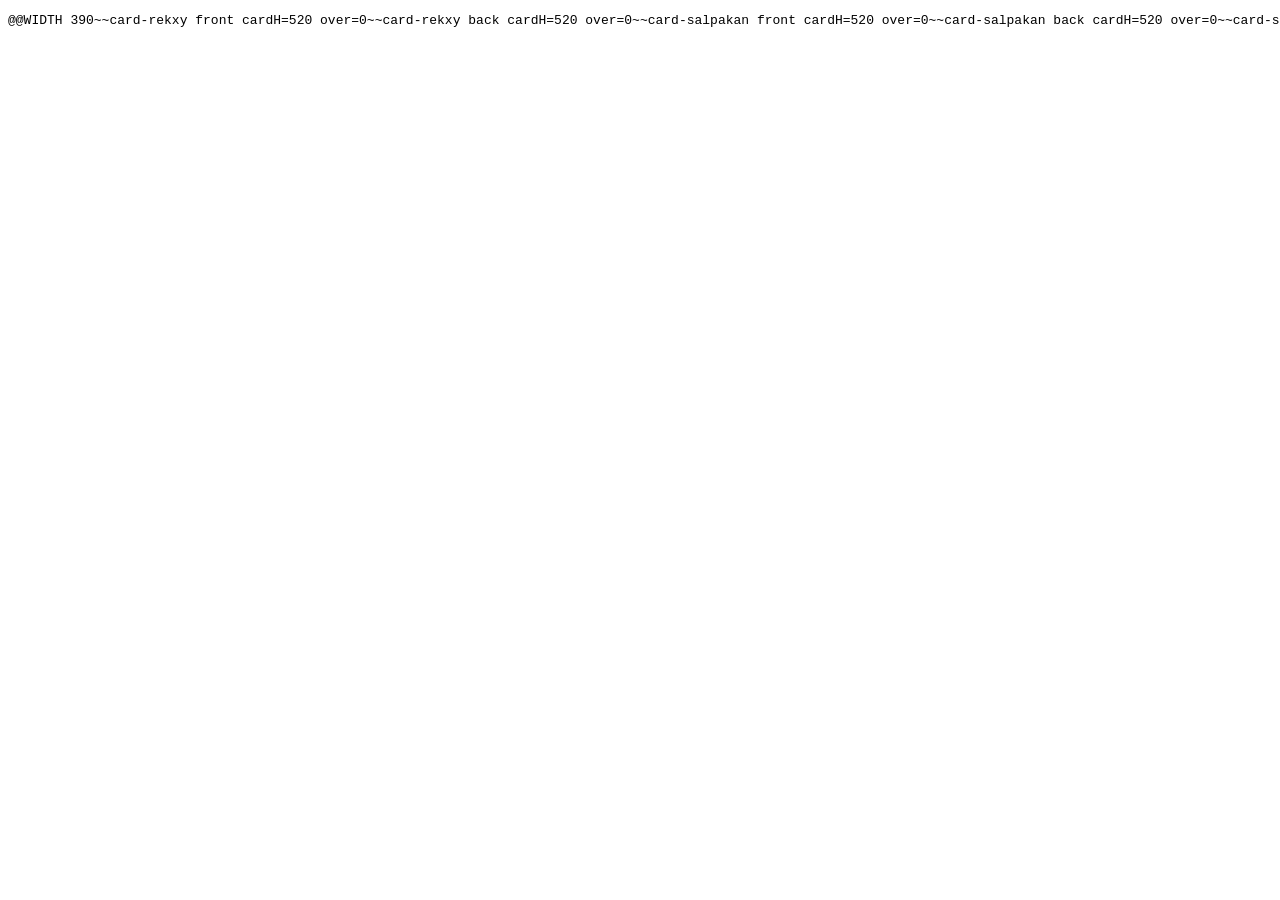
<file: _preview_frame.html>
<!doctype html><meta charset="utf-8"><style>html,body{margin:0}</style>
<iframe id="f" src="index.html" style="border:0;height:4000px"></iframe>
<script>
const w = parseInt(location.hash.slice(1)||"390",10);
const f = document.getElementById('f');
f.style.width = w+'px';
f.addEventListener('load', () => setTimeout(() => {
  const d = f.contentDocument;
  const out = ["WIDTH "+f.contentWindow.innerWidth];
  d.querySelectorAll('.flip-card').forEach(c => {
    [['front', c.querySelector('.flip-card-front')], ['back', c.querySelector('.flip-card-back')]].forEach(([n, face]) => {
      const fr = face.getBoundingClientRect();
      let worst = 0, who = '';
      face.querySelectorAll('*').forEach(el => {
        const r = el.getBoundingClientRect();
        if (!r.height && !r.width) return;
        const over = r.bottom - fr.bottom;
        if (over > worst) { worst = over; who = el.tagName + '.' + (el.className || ''); }
      });
      out.push(c.id+' '+n+' cardH='+Math.round(fr.height)+' over='+Math.round(worst)+(worst>1?'  <<< CLIPPED '+who:''));
    });
  });
  document.documentElement.innerHTML = '<pre>@@'+out.join('~~')+'@@</pre>';
}, 1200));
</script>
</file>
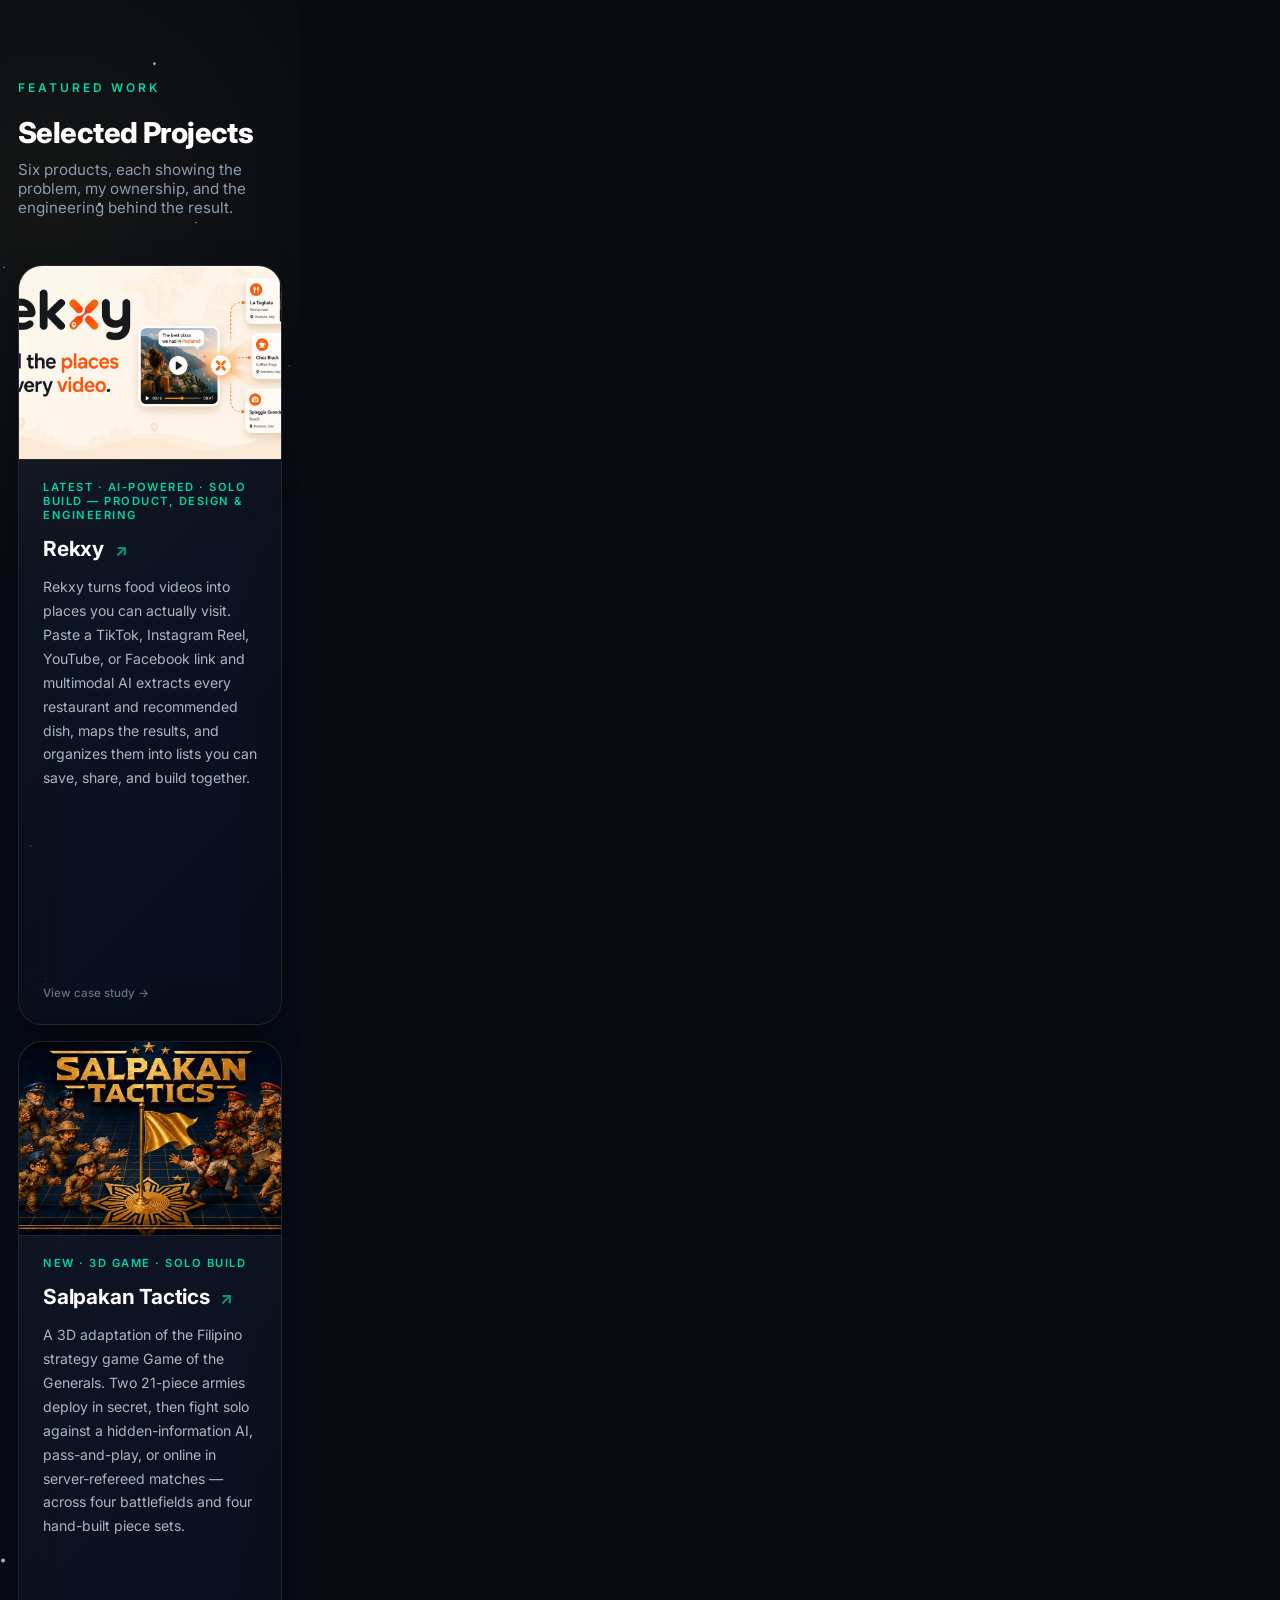
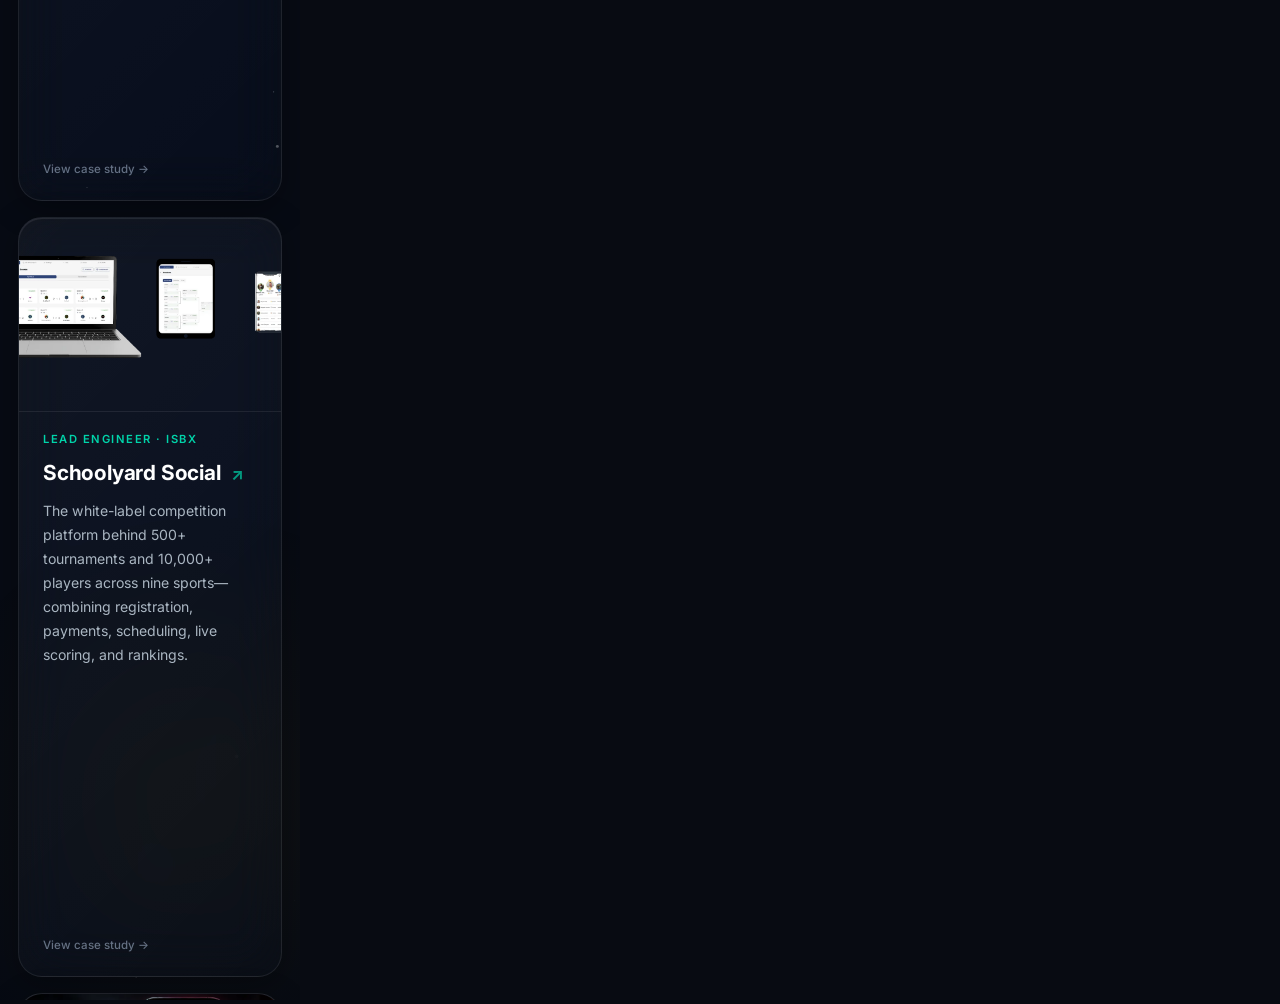
<file: _preview_shot.html>
<!doctype html><meta charset="utf-8"><style>html,body{margin:0;background:#080b12}</style>
<iframe id="f" src="index.html" style="border:0;height:2600px"></iframe>
<script>
const [w, flip] = location.hash.slice(1).split(',');
const f = document.getElementById('f');
f.style.width = w + 'px';
f.addEventListener('load', () => setTimeout(() => {
  const d = f.contentDocument;
  d.querySelectorAll('.reveal').forEach(e => { e.style.opacity = 1; e.style.transform = 'none'; });
  d.querySelector('.hero').style.display = 'none';
  if (flip) d.querySelector('#card-salpakan').classList.add('flipped');
}, 900));
</script>
</file>
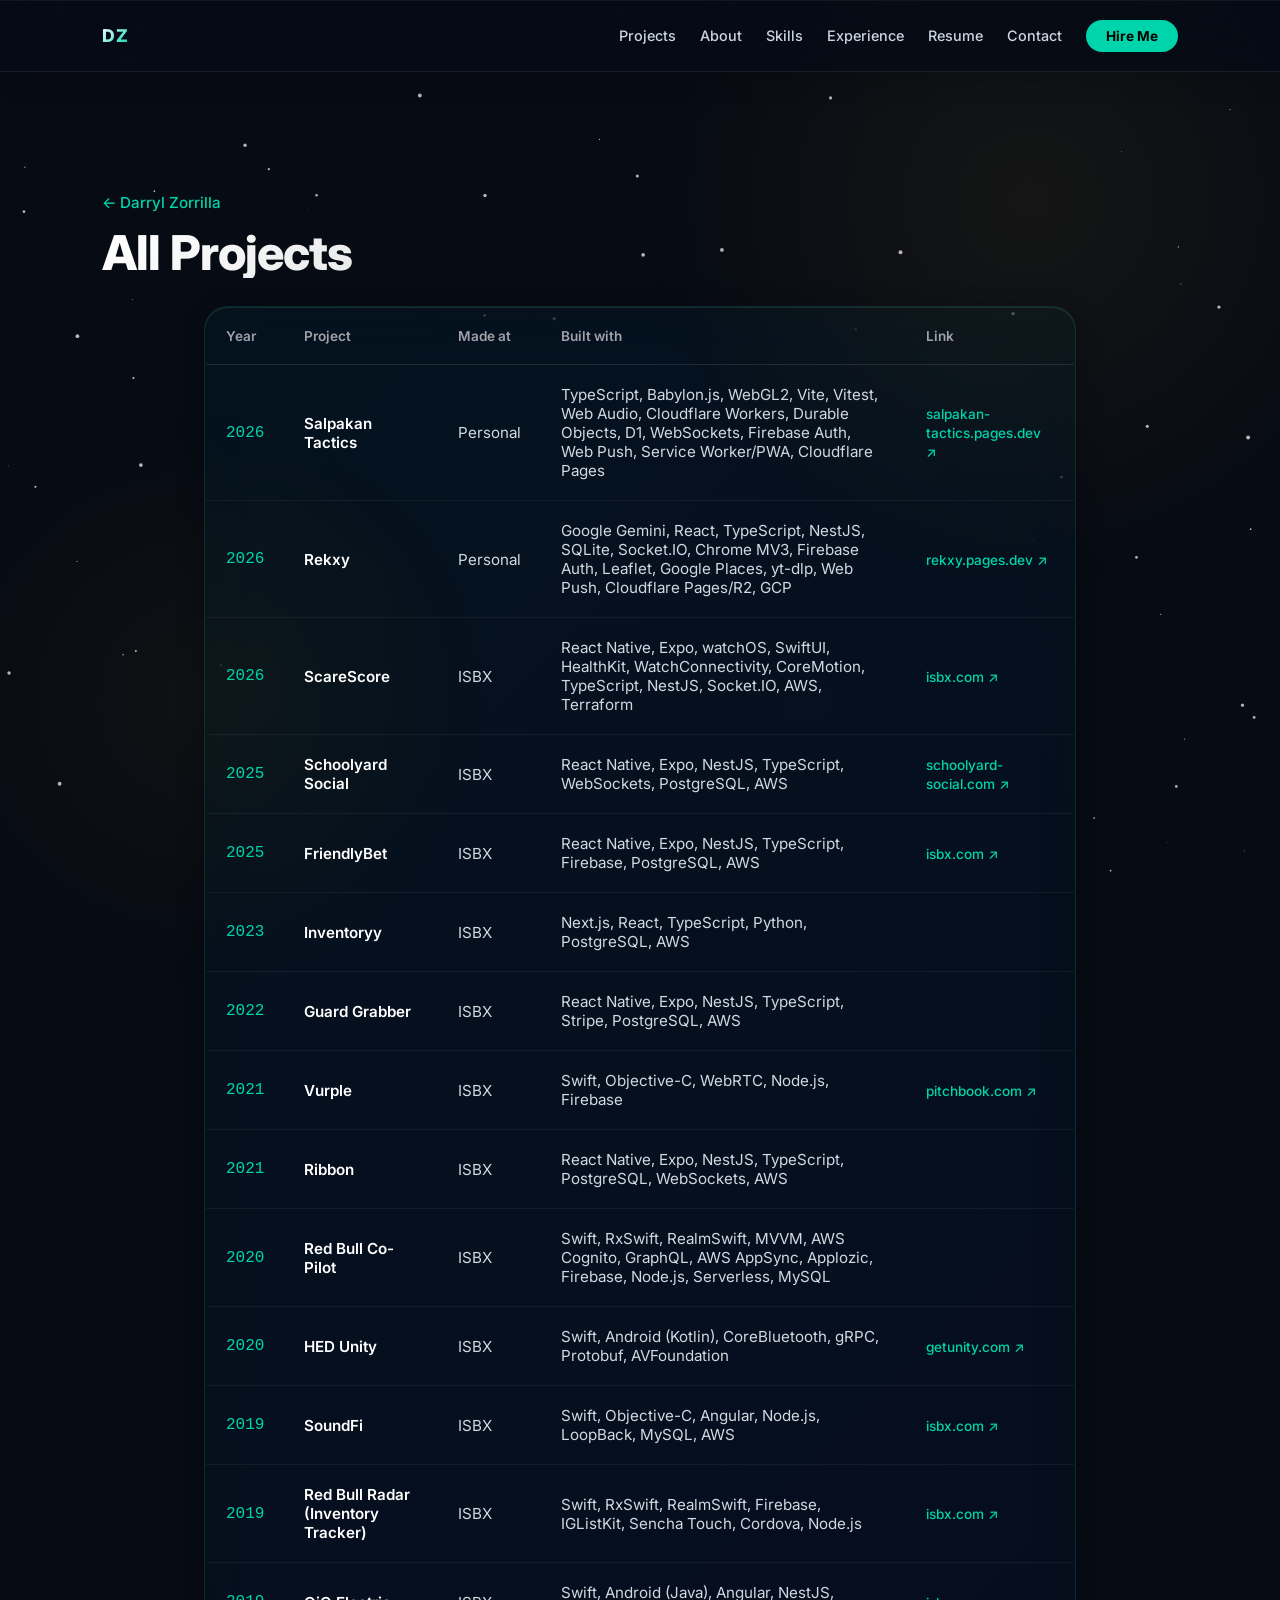
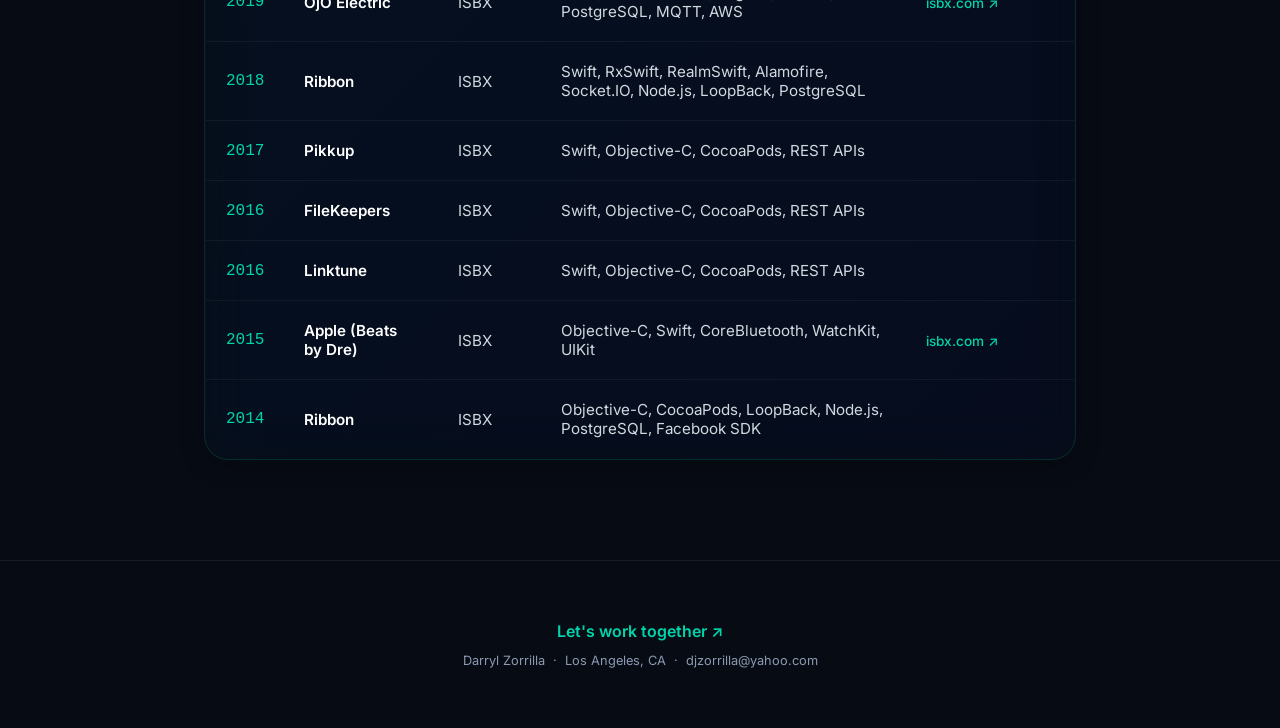
<file: archive.html>
<!DOCTYPE html>
<html lang="en">
<head>
  <meta charset="UTF-8">
  <meta name="viewport" content="width=device-width, initial-scale=1.0">
  <title>All Projects Archive — Darryl Zorrilla</title>
  <meta name="description" content="Full archive of projects built by Darryl Zorrilla — Senior Full-Stack &amp; Mobile Engineer based in Los Angeles.">
  <meta name="theme-color" content="#070b14">
  <meta name="robots" content="index, follow">
  <meta property="og:type" content="website">
  <meta property="og:title" content="Project Archive — Darryl Zorrilla">
  <meta property="og:description" content="Every app and platform I've shipped over 15+ years.">
  <meta property="og:image" content="images/og-cover.jpg">
  <meta property="og:image:width" content="1200">
  <meta property="og:image:height" content="630">
  <meta property="og:image:alt" content="Darryl Zorrilla — Senior Full-Stack and Mobile Engineer">
  <meta name="twitter:card" content="summary_large_image">
  <meta name="twitter:title" content="Project Archive — Darryl Zorrilla">
  <meta name="twitter:description" content="Every app and platform I've shipped over 15+ years.">
  <meta name="twitter:image" content="images/og-cover.jpg">
  <link rel="icon" href="favicon.svg" type="image/svg+xml">
  <link rel="stylesheet" href="styles.css">
  <link rel="preconnect" href="https://fonts.googleapis.com">
  <link rel="preconnect" href="https://fonts.gstatic.com" crossorigin>
  <link href="https://fonts.googleapis.com/css2?family=Inter:wght@300;400;500;600;700;800&amp;display=swap" rel="stylesheet">
</head>
<body>
  <a class="skip-link" href="#project-archive">Skip to project archive</a>
  <canvas id="bg" aria-hidden="true"></canvas>
  <div class="background-glow" aria-hidden="true"></div>
  <div class="background-glow-2" aria-hidden="true"></div>
  <div class="cursor-glow" id="cursor-glow" aria-hidden="true"></div>

  <!-- ─── NAV ─────────────────────────────────────────── -->
  <header class="hero archive-hero">
    <nav>
      <div class="logo"><a href="index.html" style="color: inherit; text-decoration: none;">DZ</a></div>

      <div class="nav-links" id="nav-links">
        <a href="index.html#projects">Projects</a>
        <a href="index.html#about">About</a>
        <a href="index.html#skills">Skills</a>
        <a href="index.html#experience">Experience</a>
        <a href="Darryl%20Zorrilla%20Resume.pdf" target="_blank" rel="noopener noreferrer">Resume</a>
        <a href="index.html#contact">Contact</a>
        <a href="mailto:djzorrilla@yahoo.com" class="nav-cta" id="nav-cta-btn">Hire Me</a>
      </div>

      <button class="hamburger" id="hamburger" aria-label="Toggle navigation" aria-expanded="false">
        <span></span>
        <span></span>
        <span></span>
      </button>
    </nav>
    <div class="archive-header">
       <a href="index.html" class="back-link">← Darryl Zorrilla</a>
       <h1>All Projects</h1>
    </div>
  </header>

  <main class="archive-main" id="project-archive">
    <div class="table-container">
      <table class="archive-table">
        <thead>
          <tr>
            <th class="col-year">Year</th>
            <th class="col-title">Project</th>
            <th class="col-company hide-mobile">Made at</th>
            <th class="col-tech hide-mobile">Built with</th>
            <th class="col-link">Link</th>
          </tr>
        </thead>
        <tbody>
          <tr>
            <td class="year">2026</td>
            <td class="title">Salpakan Tactics</td>
            <td class="company hide-mobile">Personal</td>
            <td class="tech hide-mobile">TypeScript, Babylon.js, WebGL2, Vite, Vitest, Web Audio, Cloudflare Workers, Durable Objects, D1, WebSockets, Firebase Auth, Web Push, Service Worker/PWA, Cloudflare Pages</td>
            <td class="link"><a href="https://salpakan-tactics.pages.dev" target="_blank" rel="noopener noreferrer">salpakan-tactics.pages.dev ↗</a></td>
          </tr>
          <tr>
            <td class="year">2026</td>
            <td class="title">Rekxy</td>
            <td class="company hide-mobile">Personal</td>
            <td class="tech hide-mobile">Google Gemini, React, TypeScript, NestJS, SQLite, Socket.IO, Chrome MV3, Firebase Auth, Leaflet, Google Places, yt-dlp, Web Push, Cloudflare Pages/R2, GCP</td>
            <td class="link"><a href="https://rekxy.pages.dev" target="_blank" rel="noopener noreferrer">rekxy.pages.dev ↗</a></td>
          </tr>
          <tr>
            <td class="year">2026</td>
            <td class="title">ScareScore</td>
            <td class="company hide-mobile">ISBX</td>
            <td class="tech hide-mobile">React Native, Expo, watchOS, SwiftUI, HealthKit, WatchConnectivity, CoreMotion, TypeScript, NestJS, Socket.IO, AWS, Terraform</td>
            <td class="link"><a href="https://www.isbx.com" target="_blank" rel="noopener noreferrer">isbx.com ↗</a></td>
          </tr>
          <tr>
            <td class="year">2025</td>
            <td class="title">Schoolyard Social</td>
            <td class="company hide-mobile">ISBX</td>
            <td class="tech hide-mobile">React Native, Expo, NestJS, TypeScript, WebSockets, PostgreSQL, AWS</td>
            <td class="link"><a href="https://schoolyard-social.com" target="_blank" rel="noopener noreferrer">schoolyard-social.com ↗</a></td>
          </tr>
          <tr>
            <td class="year">2025</td>
            <td class="title">FriendlyBet</td>
            <td class="company hide-mobile">ISBX</td>
            <td class="tech hide-mobile">React Native, Expo, NestJS, TypeScript, Firebase, PostgreSQL, AWS</td>
            <td class="link"><a href="https://www.isbx.com" target="_blank" rel="noopener noreferrer">isbx.com ↗</a></td>
          </tr>
          <tr>
            <td class="year">2023</td>
            <td class="title">Inventoryy</td>
            <td class="company hide-mobile">ISBX</td>
            <td class="tech hide-mobile">Next.js, React, TypeScript, Python, PostgreSQL, AWS</td>
            <td class="link"></td>
          </tr>
          <tr>
            <td class="year">2022</td>
            <td class="title">Guard Grabber</td>
            <td class="company hide-mobile">ISBX</td>
            <td class="tech hide-mobile">React Native, Expo, NestJS, TypeScript, Stripe, PostgreSQL, AWS</td>
            <td class="link"></td>
          </tr>
          <tr>
            <td class="year">2021</td>
            <td class="title">Vurple</td>
            <td class="company hide-mobile">ISBX</td>
            <td class="tech hide-mobile">Swift, Objective-C, WebRTC, Node.js, Firebase</td>
            <td class="link"><a href="https://pitchbook.com/profiles/company/484176-25#overview" target="_blank" rel="noopener noreferrer">pitchbook.com ↗</a></td>
          </tr>
          <tr>
            <td class="year">2021</td>
            <td class="title">Ribbon</td>
            <td class="company hide-mobile">ISBX</td>
            <td class="tech hide-mobile">React Native, Expo, NestJS, TypeScript, PostgreSQL, WebSockets, AWS</td>
            <td class="link"></td>
          </tr>
          <tr>
            <td class="year">2020</td>
            <td class="title">Red Bull Co-Pilot</td>
            <td class="company hide-mobile">ISBX</td>
            <td class="tech hide-mobile">Swift, RxSwift, RealmSwift, MVVM, AWS Cognito, GraphQL, AWS AppSync, Applozic, Firebase, Node.js, Serverless, MySQL</td>
            <td class="link"></td>
          </tr>
          <tr>
            <td class="year">2020</td>
            <td class="title">HED Unity</td>
            <td class="company hide-mobile">ISBX</td>
            <td class="tech hide-mobile">Swift, Android (Kotlin), CoreBluetooth, gRPC, Protobuf, AVFoundation</td>
            <td class="link"><a href="https://getunity.com" target="_blank" rel="noopener noreferrer">getunity.com ↗</a></td>
          </tr>
          <tr>
            <td class="year">2019</td>
            <td class="title">SoundFi</td>
            <td class="company hide-mobile">ISBX</td>
            <td class="tech hide-mobile">Swift, Objective-C, Angular, Node.js, LoopBack, MySQL, AWS</td>
            <td class="link"><a href="https://www.isbx.com/work/sound-fi" target="_blank" rel="noopener noreferrer">isbx.com ↗</a></td>
          </tr>
          <tr>
            <td class="year">2019</td>
            <td class="title">Red Bull Radar (Inventory Tracker)</td>
            <td class="company hide-mobile">ISBX</td>
            <td class="tech hide-mobile">Swift, RxSwift, RealmSwift, Firebase, IGListKit, Sencha Touch, Cordova, Node.js</td>
            <td class="link"><a href="https://www.isbx.com/work/red-bull" target="_blank" rel="noopener noreferrer">isbx.com ↗</a></td>
          </tr>
          <tr>
            <td class="year">2019</td>
            <td class="title">OjO Electric</td>
            <td class="company hide-mobile">ISBX</td>
            <td class="tech hide-mobile">Swift, Android (Java), Angular, NestJS, PostgreSQL, MQTT, AWS</td>
            <td class="link"><a href="https://www.isbx.com/work/ojo" target="_blank" rel="noopener noreferrer">isbx.com ↗</a></td>
          </tr>
          <tr>
            <td class="year">2018</td>
            <td class="title">Ribbon</td>
            <td class="company hide-mobile">ISBX</td>
            <td class="tech hide-mobile">Swift, RxSwift, RealmSwift, Alamofire, Socket.IO, Node.js, LoopBack, PostgreSQL</td>
            <td class="link"></td>
          </tr>
          <tr>
            <td class="year">2017</td>
            <td class="title">Pikkup</td>
            <td class="company hide-mobile">ISBX</td>
            <td class="tech hide-mobile">Swift, Objective-C, CocoaPods, REST APIs</td>
            <td class="link"></td>
          </tr>
          <tr>
            <td class="year">2016</td>
            <td class="title">FileKeepers</td>
            <td class="company hide-mobile">ISBX</td>
            <td class="tech hide-mobile">Swift, Objective-C, CocoaPods, REST APIs</td>
            <td class="link"></td>
          </tr>
          <tr>
            <td class="year">2016</td>
            <td class="title">Linktune</td>
            <td class="company hide-mobile">ISBX</td>
            <td class="tech hide-mobile">Swift, Objective-C, CocoaPods, REST APIs</td>
            <td class="link"></td>
          </tr>
          <tr>
            <td class="year">2015</td>
            <td class="title">Apple (Beats by Dre)</td>
            <td class="company hide-mobile">ISBX</td>
            <td class="tech hide-mobile">Objective-C, Swift, CoreBluetooth, WatchKit, UIKit</td>
            <td class="link"><a href="https://www.isbx.com/work/apple-beats" target="_blank" rel="noopener noreferrer">isbx.com ↗</a></td>
          </tr>
          <tr>
            <td class="year">2014</td>
            <td class="title">Ribbon</td>
            <td class="company hide-mobile">ISBX</td>
            <td class="tech hide-mobile">Objective-C, CocoaPods, LoopBack, Node.js, PostgreSQL, Facebook SDK</td>
            <td class="link"></td>
          </tr>
        </tbody>
      </table>
    </div>
  </main>

  <footer class="archive-footer">
    <p>
      <a href="index.html#contact" class="archive-footer-cta">Let's work together ↗</a>
    </p>
    <p class="archive-footer-note">Darryl Zorrilla &nbsp;·&nbsp; Los Angeles, CA &nbsp;·&nbsp; djzorrilla@yahoo.com</p>
  </footer>

  <script src="script.js" defer></script>
</body>
</html>
</file>
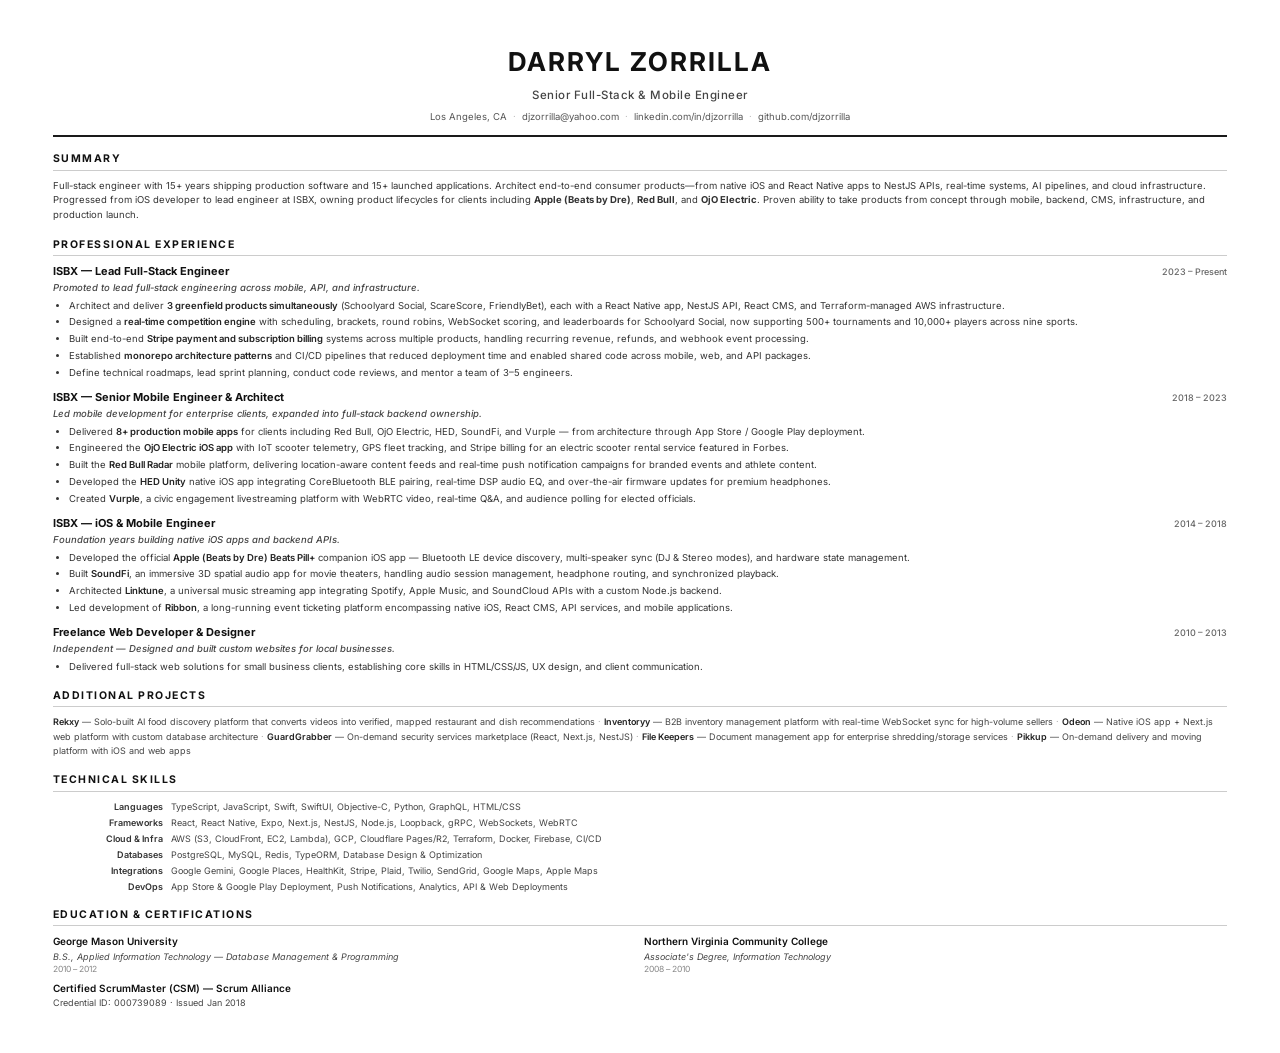
<file: Darryl Zorrilla Resume Updated.html>
<!DOCTYPE html>
<html lang="en">
<head>
    <meta charset="UTF-8">
    <title>Darryl Zorrilla — Resume</title>
    <style>
        @import url('https://fonts.googleapis.com/css2?family=Inter:wght@400;500;600;700&display=swap');

        @page {
            margin: 0.45in 0.55in;
            size: letter;
        }

        * {
            margin: 0;
            padding: 0;
            box-sizing: border-box;
        }

        body {
            font-family: 'Inter', 'Helvetica Neue', Helvetica, Arial, sans-serif;
            color: #2d2d2d;
            line-height: 1.45;
            font-size: 9.5px;
            -webkit-font-smoothing: antialiased;
            padding: 0.45in 0.55in;
        }

        /* ── HEADER ── */
        .header {
            text-align: center;
            margin-bottom: 14px;
            padding-bottom: 12px;
            border-bottom: 2px solid #1a1a1a;
        }

        .header h1 {
            font-size: 26px;
            font-weight: 700;
            color: #111;
            letter-spacing: 2px;
            text-transform: uppercase;
            margin-bottom: 6px;
        }

        .header .subtitle {
            font-size: 11.5px;
            font-weight: 500;
            color: #444;
            letter-spacing: 0.5px;
            margin-bottom: 6px;
        }

        .contact-row {
            font-size: 9.5px;
            color: #555;
            display: flex;
            justify-content: center;
            gap: 6px;
            flex-wrap: wrap;
        }

        .contact-row span {
            color: #bbb;
        }

        .contact-row a {
            color: #555;
            text-decoration: none;
        }

        /* ── SECTION HEADERS ── */
        .section-title {
            font-size: 10.5px;
            font-weight: 700;
            color: #111;
            text-transform: uppercase;
            letter-spacing: 1.5px;
            border-bottom: 1px solid #ccc;
            padding-bottom: 3px;
            margin-top: 14px;
            margin-bottom: 8px;
        }

        /* ── SUMMARY ── */
        .summary {
            font-size: 9.5px;
            color: #333;
            line-height: 1.55;
            margin-bottom: 2px;
        }

        /* ── EXPERIENCE ── */
        .role-header {
            display: flex;
            justify-content: space-between;
            align-items: baseline;
            margin-bottom: 1px;
        }

        .role-header h3 {
            font-size: 11px;
            font-weight: 700;
            color: #111;
        }

        .role-header .dates {
            font-size: 9px;
            font-weight: 500;
            color: #666;
            white-space: nowrap;
        }

        .role-title {
            font-size: 9.5px;
            font-weight: 500;
            color: #444;
            margin-bottom: 4px;
            font-style: italic;
        }

        .role-bullets {
            padding-left: 16px;
            margin-bottom: 10px;
        }

        .role-bullets li {
            margin-bottom: 2.5px;
            font-size: 9.5px;
            color: #333;
            line-height: 1.5;
        }

        .role-bullets li strong {
            font-weight: 600;
            color: #222;
        }

        /* ── PROJECTS GRID ── */
        .projects-container {
            margin-bottom: 4px;
        }

        .project-group {
            margin-bottom: 8px;
        }

        .project-group-label {
            font-size: 8.5px;
            font-weight: 600;
            color: #888;
            text-transform: uppercase;
            letter-spacing: 1px;
            margin-bottom: 4px;
        }

        .project-item {
            margin-bottom: 6px;
            padding-left: 0;
        }

        .project-header {
            display: flex;
            justify-content: space-between;
            align-items: baseline;
        }

        .project-header .project-name {
            font-size: 10px;
            font-weight: 600;
            color: #111;
        }

        .project-header .project-role {
            font-size: 8.5px;
            font-weight: 500;
            color: #777;
            margin-left: 6px;
        }

        .project-header .project-dates {
            font-size: 8.5px;
            color: #888;
            white-space: nowrap;
        }

        .project-tech {
            font-size: 8.5px;
            color: #666;
            margin-top: 1px;
            font-style: italic;
        }

        .project-desc {
            font-size: 9px;
            color: #333;
            margin-top: 2px;
            line-height: 1.5;
            padding-left: 0;
        }

        .project-desc li {
            margin-bottom: 1.5px;
            list-style: disc;
            margin-left: 14px;
        }

        /* ── ADDITIONAL PROJECTS ── */
        .additional-projects {
            font-size: 9px;
            color: #444;
            line-height: 1.6;
            margin-top: 6px;
        }

        .additional-projects strong {
            color: #222;
            font-weight: 600;
        }

        /* ── SKILLS ── */
        .skills-grid {
            display: grid;
            grid-template-columns: 110px 1fr;
            row-gap: 3px;
            column-gap: 8px;
            font-size: 9px;
        }

        .skills-grid .skill-label {
            font-weight: 600;
            color: #333;
            text-align: right;
        }

        .skills-grid .skill-value {
            color: #444;
        }

        /* ── EDUCATION ── */
        .education-grid {
            display: grid;
            grid-template-columns: 1fr 1fr;
            gap: 8px;
        }

        .edu-item h4 {
            font-size: 10px;
            font-weight: 600;
            color: #111;
            margin-bottom: 1px;
        }

        .edu-item .edu-detail {
            font-size: 9px;
            color: #444;
            font-style: italic;
        }

        .edu-item .edu-year {
            font-size: 8.5px;
            color: #888;
        }

        .cert-item {
            margin-top: 6px;
        }

        .cert-item h4 {
            font-size: 10px;
            font-weight: 600;
            color: #111;
            margin-bottom: 1px;
        }

        .cert-item .cert-detail {
            font-size: 9px;
            color: #444;
        }

        /* ── PAGE BREAK ── */
        .page-break {
            page-break-before: always;
        }

        /* Print styles */
        @media print {
            body {
                padding: 0;
            }
            .section-title {
                page-break-after: avoid;
            }
            .project-item, .role-header {
                page-break-inside: avoid;
            }
        }
    </style>
</head>
<body>

    <!-- ═══════════════ HEADER ═══════════════ -->
    <div class="header">
        <h1>Darryl Zorrilla</h1>
        <div class="subtitle">Senior Full-Stack &amp; Mobile Engineer</div>
        <div class="contact-row">
            Los Angeles, CA
            <span>·</span>
            <a href="mailto:djzorrilla@yahoo.com">djzorrilla@yahoo.com</a>
            <span>·</span>
            <a href="https://www.linkedin.com/in/djzorrilla">linkedin.com/in/djzorrilla</a>
            <span>·</span>
            <a href="https://github.com/djzorrilla">github.com/djzorrilla</a>
        </div>
    </div>

    <!-- ═══════════════ SUMMARY ═══════════════ -->
    <div class="section-title">Summary</div>
    <div class="summary">
        Full-stack engineer with 15+ years shipping production software and 15+ launched applications. Architect end-to-end consumer products—from native iOS and React Native apps to NestJS APIs, real-time systems, AI pipelines, and cloud infrastructure. Progressed from iOS developer to lead engineer at ISBX, owning product lifecycles for clients including <strong>Apple (Beats by Dre)</strong>, <strong>Red Bull</strong>, and <strong>OjO Electric</strong>. Proven ability to take products from concept through mobile, backend, CMS, infrastructure, and production launch.
    </div>

    <!-- ═══════════════ EXPERIENCE ═══════════════ -->
    <div class="section-title">Professional Experience</div>

    <!-- Role 1: Current -->
    <div class="role-header">
        <h3>ISBX — Lead Full-Stack Engineer</h3>
        <div class="dates">2023 – Present</div>
    </div>
    <div class="role-title">Promoted to lead full-stack engineering across mobile, API, and infrastructure.</div>
    <ul class="role-bullets">
        <li>Architect and deliver <strong>3 greenfield products simultaneously</strong> (Schoolyard Social, ScareScore, FriendlyBet), each with a React Native app, NestJS API, React CMS, and Terraform-managed AWS infrastructure.</li>
        <li>Designed a <strong>real-time competition engine</strong> with scheduling, brackets, round robins, WebSocket scoring, and leaderboards for Schoolyard Social, now supporting 500+ tournaments and 10,000+ players across nine sports.</li>
        <li>Built end-to-end <strong>Stripe payment and subscription billing</strong> systems across multiple products, handling recurring revenue, refunds, and webhook event processing.</li>
        <li>Established <strong>monorepo architecture patterns</strong> and CI/CD pipelines that reduced deployment time and enabled shared code across mobile, web, and API packages.</li>
        <li>Define technical roadmaps, lead sprint planning, conduct code reviews, and mentor a team of 3–5 engineers.</li>
    </ul>

    <!-- Role 2 -->
    <div class="role-header">
        <h3>ISBX — Senior Mobile Engineer &amp; Architect</h3>
        <div class="dates">2018 – 2023</div>
    </div>
    <div class="role-title">Led mobile development for enterprise clients, expanded into full-stack backend ownership.</div>
    <ul class="role-bullets">
        <li>Delivered <strong>8+ production mobile apps</strong> for clients including Red Bull, OjO Electric, HED, SoundFi, and Vurple — from architecture through App Store / Google Play deployment.</li>
        <li>Engineered the <strong>OjO Electric iOS app</strong> with IoT scooter telemetry, GPS fleet tracking, and Stripe billing for an electric scooter rental service featured in Forbes.</li>
        <li>Built the <strong>Red Bull Radar</strong> mobile platform, delivering location-aware content feeds and real-time push notification campaigns for branded events and athlete content.</li>
        <li>Developed the <strong>HED Unity</strong> native iOS app integrating CoreBluetooth BLE pairing, real-time DSP audio EQ, and over-the-air firmware updates for premium headphones.</li>
        <li>Created <strong>Vurple</strong>, a civic engagement livestreaming platform with WebRTC video, real-time Q&amp;A, and audience polling for elected officials.</li>
    </ul>

    <!-- Role 3 -->
    <div class="role-header">
        <h3>ISBX — iOS &amp; Mobile Engineer</h3>
        <div class="dates">2014 – 2018</div>
    </div>
    <div class="role-title">Foundation years building native iOS apps and backend APIs.</div>
    <ul class="role-bullets">
        <li>Developed the official <strong>Apple (Beats by Dre) Beats Pill+</strong> companion iOS app — Bluetooth LE device discovery, multi-speaker sync (DJ &amp; Stereo modes), and hardware state management.</li>
        <li>Built <strong>SoundFi</strong>, an immersive 3D spatial audio app for movie theaters, handling audio session management, headphone routing, and synchronized playback.</li>
        <li>Architected <strong>Linktune</strong>, a universal music streaming app integrating Spotify, Apple Music, and SoundCloud APIs with a custom Node.js backend.</li>
        <li>Led development of <strong>Ribbon</strong>, a long-running event ticketing platform encompassing native iOS, React CMS, API services, and mobile applications.</li>
    </ul>

    <!-- Role 4 -->
    <div class="role-header">
        <h3>Freelance Web Developer &amp; Designer</h3>
        <div class="dates">2010 – 2013</div>
    </div>
    <div class="role-title">Independent — Designed and built custom websites for local businesses.</div>
    <ul class="role-bullets">
        <li>Delivered full-stack web solutions for small business clients, establishing core skills in HTML/CSS/JS, UX design, and client communication.</li>
    </ul>

    <!-- ═══════════════ ADDITIONAL PROJECTS ═══════════════ -->
    <div class="section-title">Additional Projects</div>
    <div class="additional-projects">
        <strong>Rekxy</strong> — Solo-built AI food discovery platform that converts videos into verified, mapped restaurant and dish recommendations
        <span style="color:#aaa">·</span>
        <strong>Inventoryy</strong> — B2B inventory management platform with real-time WebSocket sync for high-volume sellers
        <span style="color:#aaa">·</span>
        <strong>Odeon</strong> — Native iOS app + Next.js web platform with custom database architecture
        <span style="color:#aaa">·</span>
        <strong>GuardGrabber</strong> — On-demand security services marketplace (React, Next.js, NestJS)
        <span style="color:#aaa">·</span>
        <strong>File Keepers</strong> — Document management app for enterprise shredding/storage services
        <span style="color:#aaa">·</span>
        <strong>Pikkup</strong> — On-demand delivery and moving platform with iOS and web apps
    </div>

    <!-- ═══════════════ TECHNICAL SKILLS ═══════════════ -->
    <div class="section-title">Technical Skills</div>
    <div class="skills-grid">
        <div class="skill-label">Languages</div>
        <div class="skill-value">TypeScript, JavaScript, Swift, SwiftUI, Objective-C, Python, GraphQL, HTML/CSS</div>

        <div class="skill-label">Frameworks</div>
        <div class="skill-value">React, React Native, Expo, Next.js, NestJS, Node.js, Loopback, gRPC, WebSockets, WebRTC</div>

        <div class="skill-label">Cloud &amp; Infra</div>
        <div class="skill-value">AWS (S3, CloudFront, EC2, Lambda), GCP, Cloudflare Pages/R2, Terraform, Docker, Firebase, CI/CD</div>

        <div class="skill-label">Databases</div>
        <div class="skill-value">PostgreSQL, MySQL, Redis, TypeORM, Database Design &amp; Optimization</div>

        <div class="skill-label">Integrations</div>
        <div class="skill-value">Google Gemini, Google Places, HealthKit, Stripe, Plaid, Twilio, SendGrid, Google Maps, Apple Maps</div>

        <div class="skill-label">DevOps</div>
        <div class="skill-value">App Store &amp; Google Play Deployment, Push Notifications, Analytics, API &amp; Web Deployments</div>
    </div>

    <!-- ═══════════════ EDUCATION ═══════════════ -->
    <div class="section-title">Education &amp; Certifications</div>
    <div class="education-grid">
        <div class="edu-item">
            <h4>George Mason University</h4>
            <div class="edu-detail">B.S., Applied Information Technology — Database Management &amp; Programming</div>
            <div class="edu-year">2010 – 2012</div>
        </div>
        <div class="edu-item">
            <h4>Northern Virginia Community College</h4>
            <div class="edu-detail">Associate's Degree, Information Technology</div>
            <div class="edu-year">2008 – 2010</div>
        </div>
    </div>
    <div class="cert-item">
        <h4>Certified ScrumMaster (CSM) — Scrum Alliance</h4>
        <div class="cert-detail">Credential ID: 000739089 · Issued Jan 2018</div>
    </div>

</body>
</html>
</file>
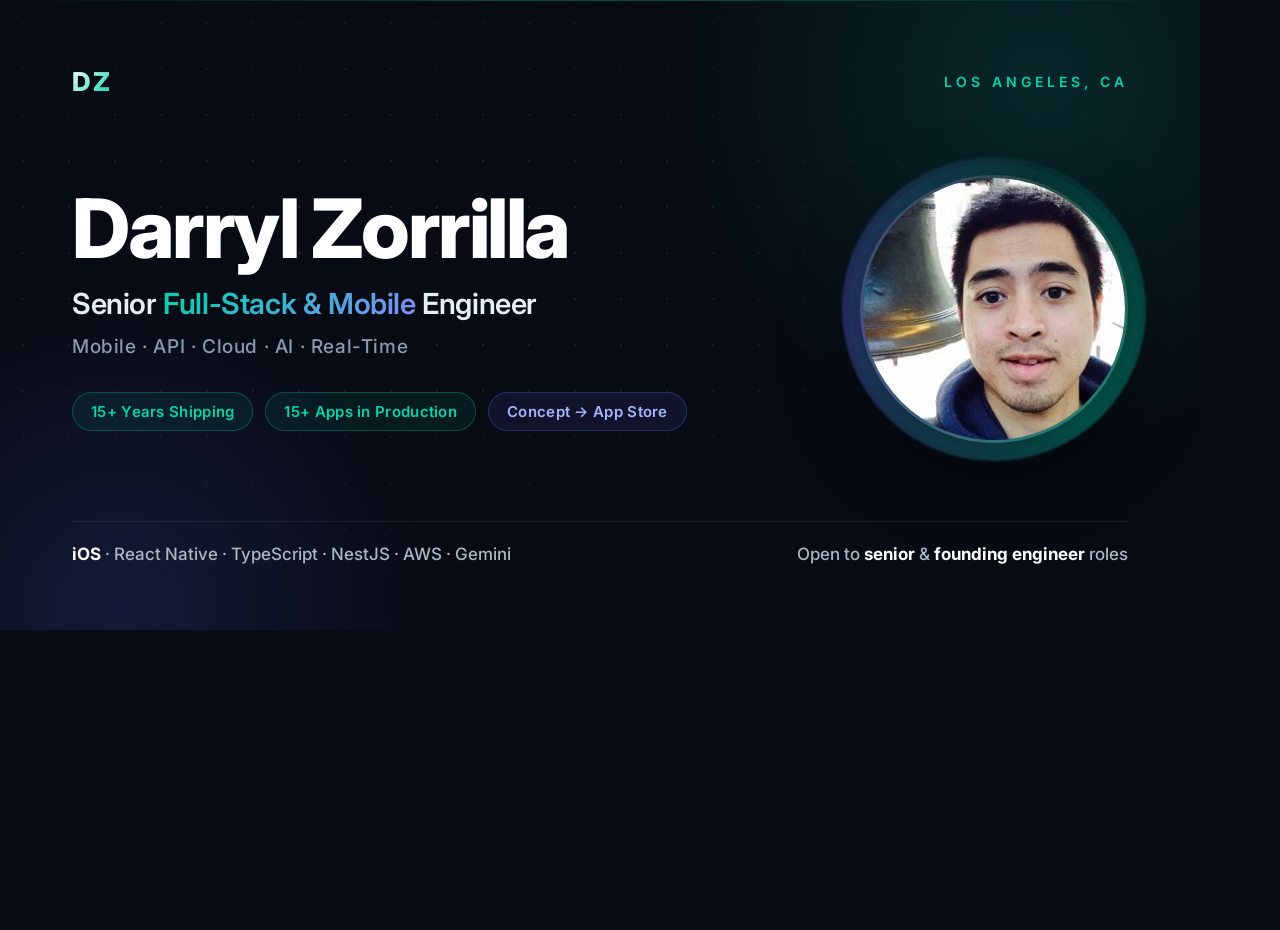
<file: og-cover.source.html>
<!--
  Source for images/og-cover.jpg (the Open Graph / Twitter card, 1200x630).
  Not deployed: the Cloudflare Pages workflow copies only the public files.

  Re-render after editing, from this folder:
    python3 -m http.server 8000
    "/Applications/Google Chrome.app/Contents/MacOS/Google Chrome" \
      --headless=new --hide-scrollbars --window-size=1200,630 \
      --virtual-time-budget=8000 --screenshot=/tmp/og.png \
      http://localhost:8000/og-cover.source.html
    sips -s format jpeg -s formatOptions 86 /tmp/og.png --out images/og-cover.jpg

  Served over HTTP, not opened as a file, so the avatar and Inter both load.
-->
<!doctype html>
<html lang="en">
<head>
<meta charset="utf-8">
<link rel="preconnect" href="https://fonts.googleapis.com">
<link rel="preconnect" href="https://fonts.gstatic.com" crossorigin>
<link href="https://fonts.googleapis.com/css2?family=Inter:wght@300;400;500;600;700;800&display=swap" rel="stylesheet">
<style>
  :root{ --accent:#00d4aa; --accent-alt:#6366f1; --bg:#070b14; --text-dim:#aab6c2; --text-muted:#8b9ab0; }
  *{margin:0;padding:0;box-sizing:border-box}
  html,body{width:1200px;height:630px;overflow:hidden}
  body{font-family:'Inter',sans-serif;background:var(--bg);color:#fff;position:relative}

  /* Same glow language as the site background, scaled to the card. */
  .glow-a{position:absolute;width:760px;height:760px;top:-300px;right:-220px;
    background:radial-gradient(circle, rgba(0,212,170,0.14) 0%, transparent 68%)}
  .glow-b{position:absolute;width:640px;height:640px;bottom:-300px;left:-200px;
    background:radial-gradient(circle, rgba(99,102,241,0.16) 0%, transparent 70%)}
  .dots{position:absolute;inset:0;opacity:.5;
    background-image:radial-gradient(rgba(255,255,255,0.20) 1px, transparent 1.2px);
    background-size:46px 46px;
    -webkit-mask-image:radial-gradient(ellipse at 30% 40%, #000 0%, transparent 78%)}
  .grid-line{position:absolute;left:0;right:0;height:1px;background:linear-gradient(90deg,transparent,rgba(0,212,170,.35),transparent)}

  .frame{position:absolute;inset:0;padding:66px 72px;display:flex;flex-direction:column;justify-content:space-between}
  .top{display:flex;align-items:center;justify-content:space-between}
  .logo{font-weight:800;font-size:26px;letter-spacing:2px;
    background:linear-gradient(135deg,#fff 0%,var(--accent) 100%);-webkit-background-clip:text;background-clip:text;-webkit-text-fill-color:transparent}
  .eyebrow{color:var(--accent);font-size:14px;font-weight:600;letter-spacing:4px}

  .body{display:flex;align-items:center;gap:56px}
  .copy{flex:1}
  h1{font-size:82px;font-weight:800;letter-spacing:-2.5px;line-height:1.02}
  .grad{background:linear-gradient(135deg,var(--accent) 0%,#818cf8 100%);
    -webkit-background-clip:text;background-clip:text;-webkit-text-fill-color:transparent}
  .role{margin-top:16px;font-size:29px;font-weight:600;color:#e8eef6;letter-spacing:-.4px}
  .pillars{margin-top:14px;font-size:19px;font-weight:500;color:var(--text-muted);letter-spacing:.6px}

  .chips{margin-top:34px;display:flex;gap:12px}
  .chip{font-size:15px;font-weight:600;letter-spacing:.3px;color:var(--accent);
    padding:9px 18px;border-radius:999px;background:rgba(0,212,170,0.08);border:1px solid rgba(0,212,170,0.28)}
  .chip.alt{color:#a5b4fc;background:rgba(99,102,241,0.10);border-color:rgba(99,102,241,0.30)}

  .avatar-wrap{position:relative;flex:0 0 auto}
  .avatar-ring{position:absolute;inset:-18px;border-radius:50%;
    background:conic-gradient(from 140deg, rgba(0,212,170,.85), rgba(99,102,241,.75), rgba(0,212,170,.15), rgba(0,212,170,.85));
    filter:blur(1px);opacity:.55}
  .avatar-clip{position:relative;width:268px;height:268px;border-radius:50%;overflow:hidden;
    border:3px solid rgba(255,255,255,0.14);box-shadow:0 26px 70px rgba(0,0,0,.55), 0 0 0 12px rgba(0,212,170,.06)}
  .avatar{width:100%;height:100%;object-fit:cover;object-position:66% 42%;transform:scale(1.26);transform-origin:66% 42%}

  .bottom{display:flex;align-items:center;justify-content:space-between;
    border-top:1px solid rgba(255,255,255,0.08);padding-top:22px}
  .foot{font-size:17px;color:var(--text-dim);font-weight:500}
  .foot b{color:#fff;font-weight:700}
  .dot{display:inline-block;width:5px;height:5px;border-radius:50%;background:var(--accent);margin:0 12px 3px}
</style>
</head>
<body>
  <div class="glow-a"></div>
  <div class="glow-b"></div>
  <div class="dots"></div>
  <div class="grid-line" style="top:0"></div>

  <div class="frame">
    <div class="top">
      <div class="logo">DZ</div>
      <div class="eyebrow">LOS ANGELES, CA</div>
    </div>

    <div class="body">
      <div class="copy">
        <h1>Darryl Zorrilla</h1>
        <p class="role">Senior <span class="grad">Full-Stack &amp; Mobile</span> Engineer</p>
        <p class="pillars">Mobile · API · Cloud · AI · Real-Time</p>
        <div class="chips">
          <span class="chip">15+ Years Shipping</span>
          <span class="chip">15+ Apps in Production</span>
          <span class="chip alt">Concept → App Store</span>
        </div>
      </div>
      <div class="avatar-wrap">
        <div class="avatar-ring"></div>
        <div class="avatar-clip"><img class="avatar" src="images/djzorrilla.webp" alt=""></div>
      </div>
    </div>

    <div class="bottom">
      <div class="foot"><b>iOS</b> · React Native · TypeScript · NestJS · AWS · Gemini</div>
      <div class="foot">Open to <b>senior</b> &amp; <b>founding engineer</b> roles</div>
    </div>
  </div>
</body>
</html>
</file>
<file: styles.css>
/* ─── Design Tokens ──────────────────────────────────── */
:root {
  --nav-height: 72px;
  --accent: #00d4aa;
  --accent-alt: #6366f1;
  --bg: #070b14;
  --surface: rgba(255, 255, 255, 0.03);
  --border: rgba(255, 255, 255, 0.07);
  --text-muted: #8b9ab0;
  --text-dim: #aab6c2;
  --radius-card: 24px;
  --radius-pill: 999px;
}

* {
  margin: 0;
  padding: 0;
  box-sizing: border-box;
}

html {
  scroll-behavior: smooth;
}

body {
  font-family: 'Inter', sans-serif;
  background: var(--bg);
  color: white;
  overflow-x: clip;
}

.site-main {
  display: flex;
  flex-direction: column;
}

.projects-section { order: 1; }
.about-section { order: 2; }
.skills-section { order: 3; }
.timeline-section { order: 4; }
.now-building-section { order: 5; }
.education-section { order: 6; }
.contact-section { order: 7; }

.skip-link {
  position: fixed;
  top: 12px;
  left: 12px;
  z-index: 1000;
  padding: 10px 16px;
  border-radius: 10px;
  background: var(--accent);
  color: #000;
  font-weight: 700;
  text-decoration: none;
  transform: translateY(-160%);
  transition: transform 0.2s ease;
}

.skip-link:focus {
  transform: translateY(0);
}

:where(a, button, [tabindex]):focus-visible {
  outline: 3px solid #fbbf24;
  outline-offset: 4px;
}

/* ─── Canvas background ──────────────────────────────── */
#bg {
  position: fixed;
  top: 0;
  left: 0;
  z-index: -1;
  pointer-events: none;
}

/* ─── Global Cursor Glow ───────────────────────────────── */
.cursor-glow {
  position: fixed;
  width: 500px;
  height: 500px;
  background: radial-gradient(circle, rgba(251, 191, 36, 0.09) 0%, rgba(234, 179, 8, 0.03) 30%, rgba(234, 179, 8, 0) 70%);
  pointer-events: none;
  transform: translate(-50%, -50%);
  z-index: -2;
  mix-blend-mode: screen;
  will-change: transform;
  border-radius: 50%;
  transition: transform 0.08s cubic-bezier(0.25, 1, 0.5, 1);
}

.background-glow {
  position: fixed;
  width: 800px;
  height: 800px;
  background: radial-gradient(circle, rgba(251, 191, 36, 0.06) 0%, transparent 70%);
  top: -200px;
  right: -150px;
  z-index: -1;
  pointer-events: none;
}

.background-glow-2 {
  position: fixed;
  width: 600px;
  height: 600px;
  background: radial-gradient(circle, rgba(234, 179, 8, 0.04) 0%, transparent 70%);
  bottom: -100px;
  left: -100px;
  z-index: -1;
  pointer-events: none;
}

/* ─── Nav ────────────────────────────────────────────── */
nav {
  position: fixed;
  top: 0;
  left: 0;
  width: 100%;
  height: var(--nav-height);
  padding: 0 8%;
  display: flex;
  justify-content: space-between;
  align-items: center;
  backdrop-filter: blur(20px) saturate(180%);
  -webkit-backdrop-filter: blur(20px) saturate(180%);
  background: rgba(7, 11, 20, 0.7);
  border-bottom: 1px solid rgba(255, 255, 255, 0.08);
  z-index: 100;
  box-shadow: 0 4px 30px rgba(0, 0, 0, 0.2), inset 0 1px 0 rgba(255, 255, 255, 0.05);
}

.logo {
  font-weight: 800;
  font-size: 1.1rem;
  letter-spacing: 1px;
  text-decoration: none;
  background: linear-gradient(135deg, #fff 0%, var(--accent) 100%);
  -webkit-background-clip: text;
  -webkit-text-fill-color: transparent;
  background-clip: text;
}

.nav-links {
  display: flex;
  gap: 24px;
  align-items: center;
}

.nav-links a {
  color: #cbd5e1;
  text-decoration: none;
  font-size: 0.9rem;
  font-weight: 500;
  transition: color 0.2s ease;
}

.nav-links a:hover {
  color: var(--accent);
}

.nav-cta {
  padding: 8px 20px;
  background: var(--accent);
  color: #000 !important;
  border-radius: var(--radius-pill);
  font-weight: 700 !important;
  font-size: 0.85rem !important;
  transition: opacity 0.2s ease, transform 0.2s ease !important;
}

.nav-cta:hover {
  opacity: 0.85;
  transform: translateY(-1px);
}

/* ─── Hamburger ──────────────────────────────────────── */
.hamburger {
  display: none;
  flex-direction: column;
  justify-content: center;
  gap: 5px;
  background: none;
  border: none;
  cursor: pointer;
  padding: 4px;
}

.hamburger span {
  display: block;
  width: 24px;
  height: 2px;
  background: white;
  border-radius: 2px;
  transition: transform 0.3s ease, opacity 0.3s ease;
}

.hamburger.open span:nth-child(1) { transform: translateY(7px) rotate(45deg); }
.hamburger.open span:nth-child(2) { opacity: 0; }
.hamburger.open span:nth-child(3) { transform: translateY(-7px) rotate(-45deg); }

/* ─── Mobile nav drawer ──────────────────────────────── */
.nav-links.mobile-open {
  display: flex !important;
  flex-direction: column;
  position: fixed;
  top: var(--nav-height);
  left: 0;
  width: 100%;
  padding: 28px 8%;
  gap: 20px;
  background: rgba(7, 11, 20, 0.98);
  backdrop-filter: blur(20px);
  border-top: 1px solid var(--border);
  animation: slideDown 0.2s ease;
  overflow-y: auto;
  max-height: calc(100vh - var(--nav-height));
}

@keyframes slideDown {
  from { opacity: 0; transform: translateY(-8px); }
  to   { opacity: 1; transform: translateY(0); }
}

/* ─── Hero ───────────────────────────────────────────── */
.hero {
  min-height: 100vh;
  padding: calc(var(--nav-height) + 80px) 8% 100px;
  display: flex;
  flex-direction: column;
  justify-content: center;
}

.hero-content {
  max-width: 960px;
}

.eyebrow,
.section-label {
  color: var(--accent);
  font-size: 0.75rem;
  font-weight: 600;
  letter-spacing: 3px;
  margin-bottom: 20px;
  display: block;
}

h1 {
  font-size: clamp(2.6rem, 6vw, 5.2rem);
  font-weight: 800;
  line-height: 1.05;
  margin-bottom: 28px;
  letter-spacing: -0.02em;
}

.gradient-text {
  background: linear-gradient(135deg, var(--accent) 0%, #818cf8 100%);
  -webkit-background-clip: text;
  -webkit-text-fill-color: transparent;
  background-clip: text;
}

.hero-description {
  color: var(--text-dim);
  font-size: 1.15rem;
  line-height: 1.85;
  max-width: 680px;
  margin-bottom: 40px;
}

/* ─── Hero Stats ─────────────────────────────────────── */
.hero-stats {
  display: flex;
  align-items: center;
  gap: 0;
  margin-bottom: 44px;
  padding: 24px 28px;
  background: var(--surface);
  border: 1px solid var(--border);
  border-radius: 16px;
  width: fit-content;
}

.stat {
  display: flex;
  flex-direction: column;
  gap: 4px;
  padding: 0 28px;
}

.stat:first-child {
  padding-left: 0;
}

.stat-number {
  font-size: 1.5rem;
  font-weight: 800;
  color: var(--accent);
  letter-spacing: -0.02em;
}

.stat-label {
  font-size: 0.75rem;
  color: var(--text-muted);
  font-weight: 500;
  white-space: nowrap;
}

.stat-divider {
  width: 1px;
  height: 40px;
  background: var(--border);
  flex-shrink: 0;
}

/* ─── Hero Buttons ───────────────────────────────────── */
.hero-buttons {
  display: flex;
  gap: 14px;
}

.primary-btn,
.secondary-btn {
  padding: 14px 26px;
  border-radius: 12px;
  text-decoration: none;
  font-size: 0.95rem;
  font-weight: 600;
  transition: all 0.2s ease;
}

.primary-btn {
  background: var(--accent);
  color: #000;
  box-shadow: 0 4px 15px rgba(0, 212, 170, 0.25), inset 0 1px 0 rgba(255, 255, 255, 0.3);
}

.primary-btn:hover {
  transform: translateY(-2px);
  box-shadow: 0 8px 24px rgba(0, 212, 170, 0.4), inset 0 1px 0 rgba(255, 255, 255, 0.4);
}

.secondary-btn {
  border: 1px solid var(--border);
  color: white;
  background: rgba(255, 255, 255, 0.02);
  backdrop-filter: blur(12px);
  -webkit-backdrop-filter: blur(12px);
  box-shadow: inset 0 1px 0 rgba(255, 255, 255, 0.05);
}

.secondary-btn:hover {
  border-color: rgba(0, 212, 170, 0.4);
  background: rgba(0, 212, 170, 0.03);
  transform: translateY(-2px);
}

/* ─── Sections ───────────────────────────────────────── */
section {
  padding: 110px 8%;
  scroll-margin-top: var(--nav-height);
}

.section-header {
  margin-bottom: 48px;
}

.section-header h2 {
  font-size: clamp(1.8rem, 4vw, 2.8rem);
  font-weight: 800;
  letter-spacing: -0.02em;
  margin-bottom: 10px;
}

.section-subtitle {
  color: var(--text-muted);
  font-size: 0.95rem;
  margin-top: 10px;
}

/* ─── Skills ─────────────────────────────────────────── */
.skills-categories {
  display: flex;
  flex-direction: column;
  gap: 28px;
}

.skill-group {
  display: flex;
  align-items: flex-start;
  gap: 20px;
}

.skill-group-label {
  color: var(--text-muted);
  font-size: 0.75rem;
  font-weight: 600;
  letter-spacing: 1.5px;
  min-width: 80px;
  margin-top: 12px;
  text-transform: uppercase;
  flex-shrink: 0;
}

.skills-grid {
  display: flex;
  flex-wrap: wrap;
  gap: 10px;
}

.skills-grid span {
  padding: 9px 16px;
  border-radius: var(--radius-pill);
  background: var(--surface);
  border: 1px solid var(--border);
  font-size: 0.85rem;
  font-weight: 500;
  color: #d1d9e0;
  transition: all 0.2s ease;
  cursor: default;
}

.skills-grid span:hover {
  border-color: rgba(0, 212, 170, 0.5);
  color: var(--accent);
  background: rgba(0, 212, 170, 0.06);
}

/* ─── Project Grid ───────────────────────────────────── */
.project-grid {
  display: grid;
  grid-template-columns: repeat(auto-fill, minmax(320px, 1fr));
  gap: 20px;
  overflow: visible;
}

/* ─── Flip Card ──────────────────────────────────────── */
.flip-card {
  perspective: 1200px;
  -webkit-perspective: 1200px;
  height: 540px;
  /* The back face is sized by the column the grid hands the card, not by the
     viewport, so the compact typography below is a container query. */
  container-type: inline-size;
  cursor: pointer;
}

.flip-card.featured {
  grid-column: span 2;
}

.flip-card-inner {
  position: relative;
  width: 100%;
  height: 100%;
  transition: transform 0.65s cubic-bezier(0.23, 1, 0.32, 1);
  transform-style: preserve-3d;
  -webkit-transform-style: preserve-3d;
}

.flip-card.flipped .flip-card-inner {
  transform: rotateY(180deg);
}

.flip-card-front,
.flip-card-back {
  position: absolute;
  top: 0;
  left: 0;
  width: 100%;
  height: 100%;
  padding: 30px;
  border-radius: var(--radius-card);
  backface-visibility: hidden;
  -webkit-backface-visibility: hidden;
  border: 1px solid rgba(255, 255, 255, 0.08);
  background: linear-gradient(135deg, rgba(255, 255, 255, 0.05) 0%, rgba(255, 255, 255, 0.01) 100%);
  backdrop-filter: blur(24px) saturate(160%);
  -webkit-backdrop-filter: blur(24px) saturate(160%);
  box-shadow: 0 8px 32px 0 rgba(0, 0, 0, 0.3), inset 0 1px 1px 0 rgba(255, 255, 255, 0.1);
  display: flex;
  flex-direction: column;
  transition: border-color 0.3s ease, box-shadow 0.3s ease;
  overflow: hidden;
}

.flip-card:hover .flip-card-front,
.flip-card:hover .flip-card-back {
  border-color: rgba(0, 212, 170, 0.35);
  box-shadow: 0 12px 40px rgba(0, 0, 0, 0.4), inset 0 1px 2px rgba(255, 255, 255, 0.2);
}

.flip-card-back {
  transform: rotateY(180deg);
  background: linear-gradient(135deg, rgba(0, 212, 170, 0.05) 0%, rgba(99, 102, 241, 0.05) 100%);
  border-color: rgba(0, 212, 170, 0.2);
  /* Last resort only: the sizing below keeps every case study inside the card,
     so this scrolls rather than silently hiding a line if copy ever grows. */
  overflow-y: auto;
  overscroll-behavior: contain;
}

/* Card Images */
.card-image {
  margin: -30px -30px 20px -30px;
  height: 200px;
  overflow: hidden;
  border-bottom: 1px solid rgba(255, 255, 255, 0.08);
  position: relative;
}

.card-image img {
  width: 100%;
  height: 100%;
  object-fit: cover;
  transition: transform 0.6s cubic-bezier(0.23, 1, 0.32, 1);
}

.flip-card:hover .card-image img {
  transform: scale(1.05);
}

.card-image.placeholder {
  background: linear-gradient(135deg, rgba(0, 212, 170, 0.08) 0%, rgba(99, 102, 241, 0.04) 100%);
  display: flex;
  align-items: center;
  justify-content: center;
  transition: transform 0.6s cubic-bezier(0.23, 1, 0.32, 1);
}

.placeholder-icon {
  font-size: 3.5rem;
  color: rgba(0, 212, 170, 0.2);
  transition: color 0.3s ease, transform 0.6s ease;
}

.flip-card:hover .card-image.placeholder {
  transform: scale(1.02);
}

.flip-card:hover .placeholder-icon {
  color: rgba(0, 212, 170, 0.5);
  transform: rotate(15deg);
}

/* Link Icons */
.link-icon {
  display: inline-block;
  font-size: 0.8em;
  margin-left: 6px;
  color: var(--accent);
  opacity: 0.7;
  transition: opacity 0.2s, transform 0.2s;
}

.flip-card-front h3 a:hover .link-icon {
  opacity: 1;
  transform: translate(2px, -2px);
}

/* Local Card Mouse Spotlight Glow */
.flip-card-front::after,
.flip-card-back::after {
  content: '';
  position: absolute;
  top: 0;
  left: 0;
  right: 0;
  bottom: 0;
  border-radius: inherit;
  background: radial-gradient(
    300px circle at var(--mouse-x, 0px) var(--mouse-y, 0px),
    rgba(0, 212, 170, 0.07),
    transparent 60%
  );
  z-index: 0;
  pointer-events: none;
  opacity: 0;
  transition: opacity 0.3s ease;
}

.flip-card:hover .flip-card-front::after,
.flip-card:hover .flip-card-back::after {
  opacity: 1;
}

.flip-card-front *,
.flip-card-back * {
  position: relative;
  z-index: 2;
}

/* Front face */
.card-tag {
  font-size: 0.7rem;
  font-weight: 600;
  letter-spacing: 1.5px;
  color: var(--accent);
  text-transform: uppercase;
  margin-bottom: 14px;
}

.flip-card-front h3 {
  font-size: 1.5rem;
  font-weight: 700;
  margin-bottom: 14px;
  letter-spacing: -0.01em;
}

.flip-card-front h3 a {
  color: inherit;
  text-decoration: none;
  transition: color 0.2s ease;
}

.flip-card-front h3 a:hover {
  color: var(--accent);
}

.flip-card-front > p {
  color: var(--text-dim);
  line-height: 1.7;
  font-size: 0.95rem;
  flex: 1;
}

.flip-hint {
  margin-top: 20px;
  width: fit-content;
  padding: 0;
  border: 0;
  background: none;
  font-size: 0.75rem;
  font-family: inherit;
  color: var(--text-muted);
  font-weight: 500;
  display: flex;
  align-items: center;
  gap: 4px;
  opacity: 0.7;
  transition: opacity 0.2s ease;
  cursor: pointer;
}

.flip-card:hover .flip-hint {
  opacity: 1;
  color: var(--accent);
}

/* Back face */
.card-back-header {
  display: flex;
  align-items: center;
  justify-content: space-between;
  gap: 16px;
  margin-bottom: 16px;
}

.card-back-title {
  font-size: 0.7rem;
  font-weight: 600;
  letter-spacing: 1.5px;
  color: var(--accent);
  text-transform: uppercase;
}

.flip-back {
  flex-shrink: 0;
  padding: 6px 10px;
  border: 1px solid rgba(0, 212, 170, 0.25);
  border-radius: var(--radius-pill);
  background: rgba(0, 212, 170, 0.06);
  color: var(--accent);
  font: inherit;
  font-size: 0.72rem;
  font-weight: 600;
  cursor: pointer;
  transition: background 0.2s ease, border-color 0.2s ease;
}

.flip-back:hover {
  border-color: rgba(0, 212, 170, 0.55);
  background: rgba(0, 212, 170, 0.12);
}

.contributions {
  list-style: none;
  display: flex;
  flex-direction: column;
  gap: 9px;
  flex: 1;
  margin-bottom: 20px;
}

.contributions li {
  font-size: 0.9rem;
  color: var(--text-dim);
  line-height: 1.5;
  display: flex;
  align-items: flex-start;
  gap: 8px;
}

.contributions li strong {
  color: #fff;
  white-space: nowrap;
}

.contributions li::before {
  content: '▸';
  color: var(--accent);
  font-size: 0.75rem;
  flex-shrink: 0;
  margin-top: 2px;
}

.tech-tags {
  display: flex;
  flex-wrap: wrap;
  gap: 8px;
  margin-top: auto;
}

.tech-tags span {
  font-size: 0.72rem;
  font-weight: 600;
  padding: 5px 12px;
  border-radius: var(--radius-pill);
  background: rgba(0, 212, 170, 0.08);
  border: 1px solid rgba(0, 212, 170, 0.2);
  color: var(--accent);
  letter-spacing: 0.3px;
}

/* A multi-column grid can hand a card a ~340px column at desktop widths — a
   narrower card than the single-column mobile layout gets. Case-study copy
   wraps to more lines there, so tighten it by card width, wherever that
   happens, instead of guessing viewport breakpoints. Declared after the base
   rules above because a container query adds no specificity of its own. */
/* Very small phones (and the Fold's cover screen) get a second tier: the copy
   tightens again and the card itself grows, since one column of taller cards
   costs nothing when they are stacked. */
@container (max-width: 305px) {
  .flip-card-back {
    padding: 16px;
  }

  .contributions {
    gap: 5px;
    margin-bottom: 10px;
  }

  .contributions li {
    font-size: 0.74rem;
    line-height: 1.32;
  }

  .tech-tags {
    gap: 5px;
  }

  .tech-tags span {
    font-size: 0.6rem;
    padding: 3px 7px;
  }
}

@container (max-width: 420px) {
  .flip-card-back {
    padding: 22px;
  }

  .card-back-header {
    margin-bottom: 12px;
  }

  .contributions {
    gap: 6px;
    margin-bottom: 12px;
  }

  .contributions li {
    font-size: 0.8rem;
    line-height: 1.4;
  }

  .tech-tags {
    gap: 6px;
  }

  .tech-tags span {
    font-size: 0.66rem;
    padding: 4px 9px;
  }
}

/* ─── Notable Work ───────────────────────────────────── */
.notable-work {
  margin-top: 60px;
  padding: 32px 40px;
  background: var(--surface);
  border: 1px solid var(--border);
  border-radius: var(--radius-card);
}

.notable-work h3 {
  font-size: 1.15rem;
  color: white;
  margin-bottom: 24px;
  font-weight: 700;
  letter-spacing: -0.01em;
}

.notable-list {
  list-style: none;
  display: grid;
  grid-template-columns: repeat(auto-fit, minmax(280px, 1fr));
  gap: 20px 24px;
}

.notable-list li {
  font-size: 0.95rem;
  color: var(--text-dim);
  line-height: 1.5;
  display: flex;
  align-items: flex-start;
  gap: 10px;
}

.notable-list li::before {
  content: '▸';
  color: var(--accent);
  font-size: 0.8rem;
  margin-top: 2px;
  flex-shrink: 0;
}

.notable-list strong {
  color: #fff;
  font-weight: 600;
}

/* ─── Education & Certifications ─────────────────────── */
.education-section {
  border-top: 1px solid var(--border);
}

.education-grid {
  display: grid;
  grid-template-columns: repeat(auto-fit, minmax(320px, 1fr));
  gap: 24px;
}

.education-card {
  padding: 28px 32px;
  background: var(--surface);
  border: 1px solid var(--border);
  border-radius: var(--radius-card);
  transition: border-color 0.3s ease;
}

.education-card:hover {
  border-color: rgba(0, 212, 170, 0.35);
}

.education-card .edu-icon {
  font-size: 1.8rem;
  margin-bottom: 16px;
  display: block;
}

.education-card h4 {
  font-size: 1.1rem;
  font-weight: 700;
  margin-bottom: 6px;
}

.education-card .edu-school {
  color: var(--accent);
  font-size: 0.85rem;
  font-weight: 600;
  margin-bottom: 4px;
}

.education-card .edu-detail {
  color: var(--text-muted);
  font-size: 0.85rem;
  line-height: 1.5;
}

.education-card .edu-year {
  color: var(--text-muted);
  font-size: 0.8rem;
  font-weight: 500;
  margin-top: 8px;
  display: inline-block;
  padding: 4px 12px;
  background: rgba(255, 255, 255, 0.04);
  border-radius: var(--radius-pill);
}

.cert-badge {
  display: inline-flex;
  align-items: center;
  gap: 6px;
  margin-top: 8px;
  padding: 4px 14px;
  background: rgba(0, 212, 170, 0.08);
  border: 1px solid rgba(0, 212, 170, 0.2);
  border-radius: var(--radius-pill);
  font-size: 0.75rem;
  color: var(--accent);
  font-weight: 600;
}

/* ─── Timeline ───────────────────────────────────────── */
.timeline {
  display: flex;
  flex-direction: column;
  gap: 0;
  position: relative;
}

.timeline::before {
  content: '';
  position: absolute;
  left: 88px;
  top: 12px;
  bottom: 12px;
  width: 1px;
  background: linear-gradient(to bottom, var(--accent), var(--accent-alt), transparent);
  opacity: 0.3;
}

.timeline-item {
  display: grid;
  grid-template-columns: 120px 1fr;
  gap: 24px;
  padding-bottom: 40px;
  position: relative;
}

.timeline-item:last-child {
  padding-bottom: 0;
}

.timeline-left {
  display: flex;
  flex-direction: column;
  align-items: flex-end;
  gap: 12px;
  padding-top: 4px;
}

.timeline-year {
  color: var(--accent);
  font-weight: 700;
  font-size: 0.8rem;
  text-align: right;
  line-height: 1.3;
  white-space: nowrap;
}

.timeline-dot {
  width: 10px;
  height: 10px;
  border-radius: 50%;
  background: var(--accent);
  border: 2px solid var(--bg);
  box-shadow: 0 0 0 3px rgba(0, 212, 170, 0.2);
  flex-shrink: 0;
  position: relative;
  left: 5px;
}

.timeline-right {
  padding-bottom: 4px;
}

.timeline-right h4 {
  font-size: 1.1rem;
  font-weight: 700;
  margin-bottom: 4px;
}

.timeline-company {
  color: var(--accent);
  font-size: 0.85rem;
  font-weight: 600;
  margin-bottom: 10px;
}

.timeline-right > p:last-child {
  color: var(--text-dim);
  line-height: 1.7;
  font-size: 0.92rem;
}

/* ─── About ──────────────────────────────────────────── */
.about-section {
  padding: 110px 8%;
  border-top: 1px solid var(--border);
}

.about-grid {
  display: grid;
  grid-template-columns: 1fr 340px;
  gap: 60px;
  align-items: start;
}

.about-avatar {
  margin-bottom: 28px;
}

.about-avatar img {
  width: 88px;
  height: 88px;
  border-radius: 50%;
  object-fit: cover;
  border: 2px solid rgba(0, 212, 170, 0.4);
  box-shadow: 0 0 0 4px rgba(0, 212, 170, 0.08);
  display: block;
}

.about-text p {
  color: var(--text-dim);
  font-size: 1.05rem;
  line-height: 1.85;
  margin-bottom: 22px;
}

.about-text p:last-child {
  margin-bottom: 0;
}

.about-sidebar {
  display: flex;
  flex-direction: column;
  gap: 16px;
  position: sticky;
  top: calc(var(--nav-height) + 32px);
}

.about-card {
  padding: 20px 24px;
  background: var(--surface);
  border: 1px solid var(--border);
  border-radius: 16px;
  display: flex;
  flex-direction: column;
  gap: 6px;
  transition: border-color 0.3s ease;
}

.about-card:hover {
  border-color: rgba(0, 212, 170, 0.35);
}

.about-card-label {
  font-size: 0.7rem;
  font-weight: 600;
  letter-spacing: 1.5px;
  color: var(--accent);
  text-transform: uppercase;
}

.about-card-value {
  font-size: 0.9rem;
  color: var(--text-dim);
  line-height: 1.5;
}

@media (max-width: 900px) {
  .about-grid {
    grid-template-columns: 1fr;
    gap: 40px;
  }

  .about-sidebar {
    position: static;
    display: grid;
    grid-template-columns: repeat(2, 1fr);
    gap: 14px;
  }
}

@media (max-width: 540px) {
  .about-sidebar {
    grid-template-columns: 1fr;
  }
}

/* ─── Now Building ───────────────────────────────────── */
.now-building-section {
  padding: 110px 8%;
  border-top: 1px solid var(--border);
}

.now-grid {
  display: grid;
  grid-template-columns: repeat(auto-fit, minmax(260px, 1fr));
  gap: 20px;
}

.now-card {
  position: relative;
  padding: 28px 30px;
  background: var(--surface);
  border: 1px solid var(--border);
  border-radius: var(--radius-card);
  display: flex;
  flex-direction: column;
  gap: 14px;
  transition:
    border-color 0.3s cubic-bezier(0.23, 1, 0.32, 1),
    transform 0.3s cubic-bezier(0.23, 1, 0.32, 1),
    box-shadow 0.3s cubic-bezier(0.23, 1, 0.32, 1);
}

.now-card:hover {
  border-color: rgba(0, 212, 170, 0.35);
  transform: translateY(-4px);
  box-shadow: 0 12px 32px rgba(0, 0, 0, 0.25);
}

.now-card::before {
  content: '';
  position: absolute;
  top: 0;
  left: 24px;
  right: 24px;
  height: 2px;
  background: linear-gradient(90deg, var(--accent), var(--accent-alt));
  border-radius: 0 0 2px 2px;
  opacity: 0;
  transition: opacity 0.3s ease;
}

.now-card:hover::before {
  opacity: 1;
}

.now-emoji {
  font-size: 2rem;
  line-height: 1;
}

.now-card h4 {
  font-size: 1.05rem;
  font-weight: 700;
  letter-spacing: -0.01em;
  color: white;
}

.now-card p {
  font-size: 0.88rem;
  color: var(--text-muted);
  line-height: 1.65;
}

@media (max-width: 768px) {
  .now-grid {
    grid-template-columns: 1fr;
    gap: 16px;
  }
}

/* ─── Contact ────────────────────────────────────────── */
.contact-section {
  border-top: 1px solid var(--border);
  background: linear-gradient(180deg,
    rgba(0, 212, 170, 0.02) 0%,
    rgba(99, 102, 241, 0.04) 100%);
  text-align: center;
  padding: 120px 8%;
}

.contact-inner {
  max-width: 720px;
  margin: 0 auto;
  display: flex;
  flex-direction: column;
  align-items: center;
  gap: 40px;
}

.contact-heading {
  font-size: clamp(2rem, 5vw, 3.2rem);
  font-weight: 800;
  letter-spacing: -0.02em;
  margin-top: 16px;
}

.contact-availability {
  color: var(--text-muted);
  font-size: 1rem;
  margin-top: 12px;
  line-height: 1.7;
}

.contact-roles {
  display: flex;
  flex-direction: column;
  align-items: center;
  gap: 14px;
}

.contact-roles-label {
  font-size: 0.75rem;
  font-weight: 600;
  letter-spacing: 2px;
  color: var(--text-muted);
  text-transform: uppercase;
}

.contact-role-tags {
  display: flex;
  flex-wrap: wrap;
  justify-content: center;
  gap: 10px;
}

.contact-role-tags span {
  padding: 8px 18px;
  border-radius: var(--radius-pill);
  background: rgba(99, 102, 241, 0.08);
  border: 1px solid rgba(99, 102, 241, 0.25);
  color: #a5b4fc;
  font-size: 0.85rem;
  font-weight: 600;
}

.contact-actions {
  display: flex;
  flex-wrap: wrap;
  justify-content: center;
  gap: 14px;
}

.contact-btn {
  padding: 14px 28px;
  border-radius: 12px;
  text-decoration: none;
  font-size: 0.95rem;
  font-weight: 600;
  border: 1px solid var(--border);
  color: white;
  background: var(--surface);
  transition: all 0.25s cubic-bezier(0.23, 1, 0.32, 1);
}

.contact-btn:hover {
  border-color: rgba(0, 212, 170, 0.4);
  color: var(--accent);
  transform: translateY(-3px);
  box-shadow: 0 8px 24px rgba(0, 212, 170, 0.12);
}

.contact-btn--primary {
  background: var(--accent);
  color: #000;
  border-color: var(--accent);
  box-shadow: 0 4px 16px rgba(0, 212, 170, 0.25);
}

.contact-btn--primary:hover {
  color: #000;
  background: #00ebb8;
  border-color: #00ebb8;
  box-shadow: 0 8px 28px rgba(0, 212, 170, 0.4);
  transform: translateY(-3px);
}

.contact-footer-note {
  font-size: 0.8rem;
  color: var(--text-muted);
}

@media (max-width: 540px) {
  .contact-actions {
    flex-direction: column;
    align-items: stretch;
  }

  .contact-btn {
    text-align: center;
  }
}

/* ─── Responsive ─────────────────────────────────────── */
@media (max-width: 900px) {
  .flip-card.featured {
    grid-column: span 1;
  }

  .hero-stats {
    flex-wrap: wrap;
    gap: 16px;
  }

  .stat-divider {
    display: none;
  }

  .stat {
    padding: 0 16px;
  }
}

@media (max-width: 768px) {
  .hamburger {
    display: flex;
  }

  .nav-links {
    display: none;
  }

  section {
    padding: 80px 6%;
  }

  .hero {
    padding-left: 6%;
    padding-right: 6%;
  }

  .skill-group {
    flex-direction: column;
    gap: 10px;
  }

  .skill-group-label {
    min-width: unset;
    margin-top: 0;
  }

  .timeline::before {
    left: 72px;
  }

  .timeline-item {
    grid-template-columns: 90px 1fr;
  }

  .hero-stats {
    width: 100%;
    justify-content: space-between;
  }

  /* ── Mobile flip-card fixes ── */
  .project-grid {
    grid-template-columns: 1fr;
    gap: 16px;
  }

  .flip-card,
  .flip-card.featured {
    grid-column: span 1;
    height: 520px;
  }

  .flip-card-front {
    padding: 24px;
  }

  .flip-card-front h3 {
    font-size: 1.3rem;
  }

  .flip-card-front > p {
    font-size: 0.88rem;
  }

  .flip-card-back {
    padding: 24px;
  }

  .contributions {
    gap: 7px;
    margin-bottom: 14px;
  }

  .contributions li {
    font-size: 0.82rem;
  }

  .tech-tags span {
    font-size: 0.68rem;
    padding: 4px 10px;
  }

  .flip-hint {
    font-size: 0.72rem;
  }

  .notable-work {
    padding: 24px 20px;
  }

  .notable-list {
    grid-template-columns: 1fr;
    gap: 14px;
  }

  .education-grid {
    grid-template-columns: 1fr;
  }
}

@media (max-width: 380px) {
  .flip-card,
  .flip-card.featured {
    height: 640px;
  }
}

/* Below ~345px the longest case study needs the room; the cards are stacked
   here, so growing them is cheaper than hiding a line of it. */
@media (max-width: 345px) {
  .flip-card,
  .flip-card.featured {
    height: 760px;
  }
}

@media (max-width: 480px) {
  .timeline-item {
    grid-template-columns: 1fr;
  }

  .timeline::before {
    display: none;
  }

  .timeline-left {
    flex-direction: row;
    align-items: center;
    gap: 10px;
  }

  .timeline-dot {
    left: 0;
  }

  .hero-stats {
    flex-direction: column;
    gap: 12px;
  }

  .stat {
    flex-direction: row;
    align-items: center;
    gap: 8px;
    padding: 0;
  }

  .stat-number {
    font-size: 1.2rem;
  }

  .hero-buttons {
    flex-direction: column;
  }

  .primary-btn,
  .secondary-btn {
    text-align: center;
  }
}

/* ─── Archive Link Button ────────────────────────────── */
.archive-link-wrapper {
  margin-top: 60px;
  display: flex;
  justify-content: center;
}

.archive-link {
  display: inline-flex;
  align-items: center;
  gap: 8px;
  padding: 14px 26px;
  border-radius: 12px;
  text-decoration: none;
  font-size: 0.95rem;
  font-weight: 600;
  border: 1px solid var(--border);
  color: white;
  background: rgba(255, 255, 255, 0.02);
  backdrop-filter: blur(12px);
  -webkit-backdrop-filter: blur(12px);
  box-shadow: inset 0 1px 0 rgba(255, 255, 255, 0.05);
  transition: all 0.2s ease;
}

.archive-link:hover {
  border-color: rgba(0, 212, 170, 0.4);
  background: rgba(0, 212, 170, 0.03);
  transform: translateY(-2px);
  color: var(--accent);
}

/* ─── Archive Page ───────────────────────────────────── */
.archive-hero {
  min-height: auto;
  padding-bottom: 0;
}

.archive-header {
  margin-top: 40px;
}

.archive-header h1 {
  font-size: 3rem;
  margin-top: 16px;
  background: linear-gradient(135deg, #ffffff 0%, rgba(255, 255, 255, 0.7) 100%);
  -webkit-background-clip: text;
  -webkit-text-fill-color: transparent;
}

.back-link {
  color: var(--accent);
  text-decoration: none;
  font-weight: 500;
  font-size: 0.95rem;
  transition: opacity 0.2s;
  display: inline-block;
}

.back-link:hover {
  opacity: 0.8;
}

.archive-main {
  max-width: 1000px;
  margin: 0 auto;
  padding: 0 5%;
  padding-bottom: 100px;
}

.table-container {
  background: linear-gradient(135deg, rgba(0, 212, 170, 0.04) 0%, rgba(99, 102, 241, 0.02) 100%);
  border: 1px solid rgba(0, 212, 170, 0.15);
  border-radius: var(--radius-card);
  padding: 1px;
  overflow-x: auto;
  backdrop-filter: blur(24px) saturate(160%);
  -webkit-backdrop-filter: blur(24px) saturate(160%);
  box-shadow: 0 4px 24px rgba(0, 0, 0, 0.3), inset 0 1px 1px rgba(255, 255, 255, 0.1);
}

.archive-table {
  width: 100%;
  border-collapse: collapse;
  text-align: left;
}

.archive-table th {
  padding: 20px;
  font-size: 0.85rem;
  color: #a1a1aa;
  font-weight: 600;
  border-bottom: 1px solid rgba(255, 255, 255, 0.1);
}

.archive-table td {
  padding: 20px;
  font-size: 0.95rem;
  border-bottom: 1px solid rgba(255, 255, 255, 0.05);
  color: #d1d9e0;
}

.archive-table tr:last-child td {
  border-bottom: none;
}

.archive-table tr:hover td {
  background: rgba(0, 212, 170, 0.04);
}

.archive-table .year {
  color: var(--accent);
  font-family: monospace;
  font-size: 1rem;
}

.archive-table .title {
  font-weight: 600;
  color: #ffffff;
}

.archive-table .link a {
  color: var(--accent);
  text-decoration: none;
  font-size: 0.85rem;
  font-weight: 500;
}

.archive-table .link a:hover {
  text-decoration: underline;
}

@media (max-width: 768px) {
  .hide-mobile {
    display: none;
  }
}

/* ─── Archive Footer ─────────────────────────────────── */
.archive-footer {
  text-align: center;
  padding: 60px 8%;
  border-top: 1px solid var(--border);
  display: flex;
  flex-direction: column;
  gap: 12px;
}

.archive-footer-cta {
  color: var(--accent);
  text-decoration: none;
  font-weight: 600;
  font-size: 1rem;
  transition: opacity 0.2s ease;
}

.archive-footer-cta:hover {
  opacity: 0.75;
}

.archive-footer-note {
  font-size: 0.8rem;
  color: var(--text-muted);
}

/* ─── Scroll Reveal ───────────────────────────────────── */
@media (prefers-reduced-motion: no-preference) {
  .reveal {
    opacity: 0;
    transform: translateY(28px);
    transition:
      opacity 0.65s cubic-bezier(0.23, 1, 0.32, 1),
      transform 0.65s cubic-bezier(0.23, 1, 0.32, 1);
  }

  .reveal.reveal--slide-right {
    transform: translateX(28px);
  }

  .reveal.is-visible {
    opacity: 1;
    transform: none;
  }
}

@media (prefers-reduced-motion: reduce) {
  html {
    scroll-behavior: auto;
  }

  *,
  *::before,
  *::after {
    animation-duration: 0.01ms !important;
    animation-iteration-count: 1 !important;
    transition-duration: 0.01ms !important;
  }
}

.reveal-group .reveal:nth-child(1) { transition-delay: 0ms; }
.reveal-group .reveal:nth-child(2) { transition-delay: 80ms; }
.reveal-group .reveal:nth-child(3) { transition-delay: 160ms; }
.reveal-group .reveal:nth-child(4) { transition-delay: 240ms; }
.reveal-group .reveal:nth-child(5) { transition-delay: 320ms; }
.reveal-group .reveal:nth-child(6) { transition-delay: 400ms; }
</file>
